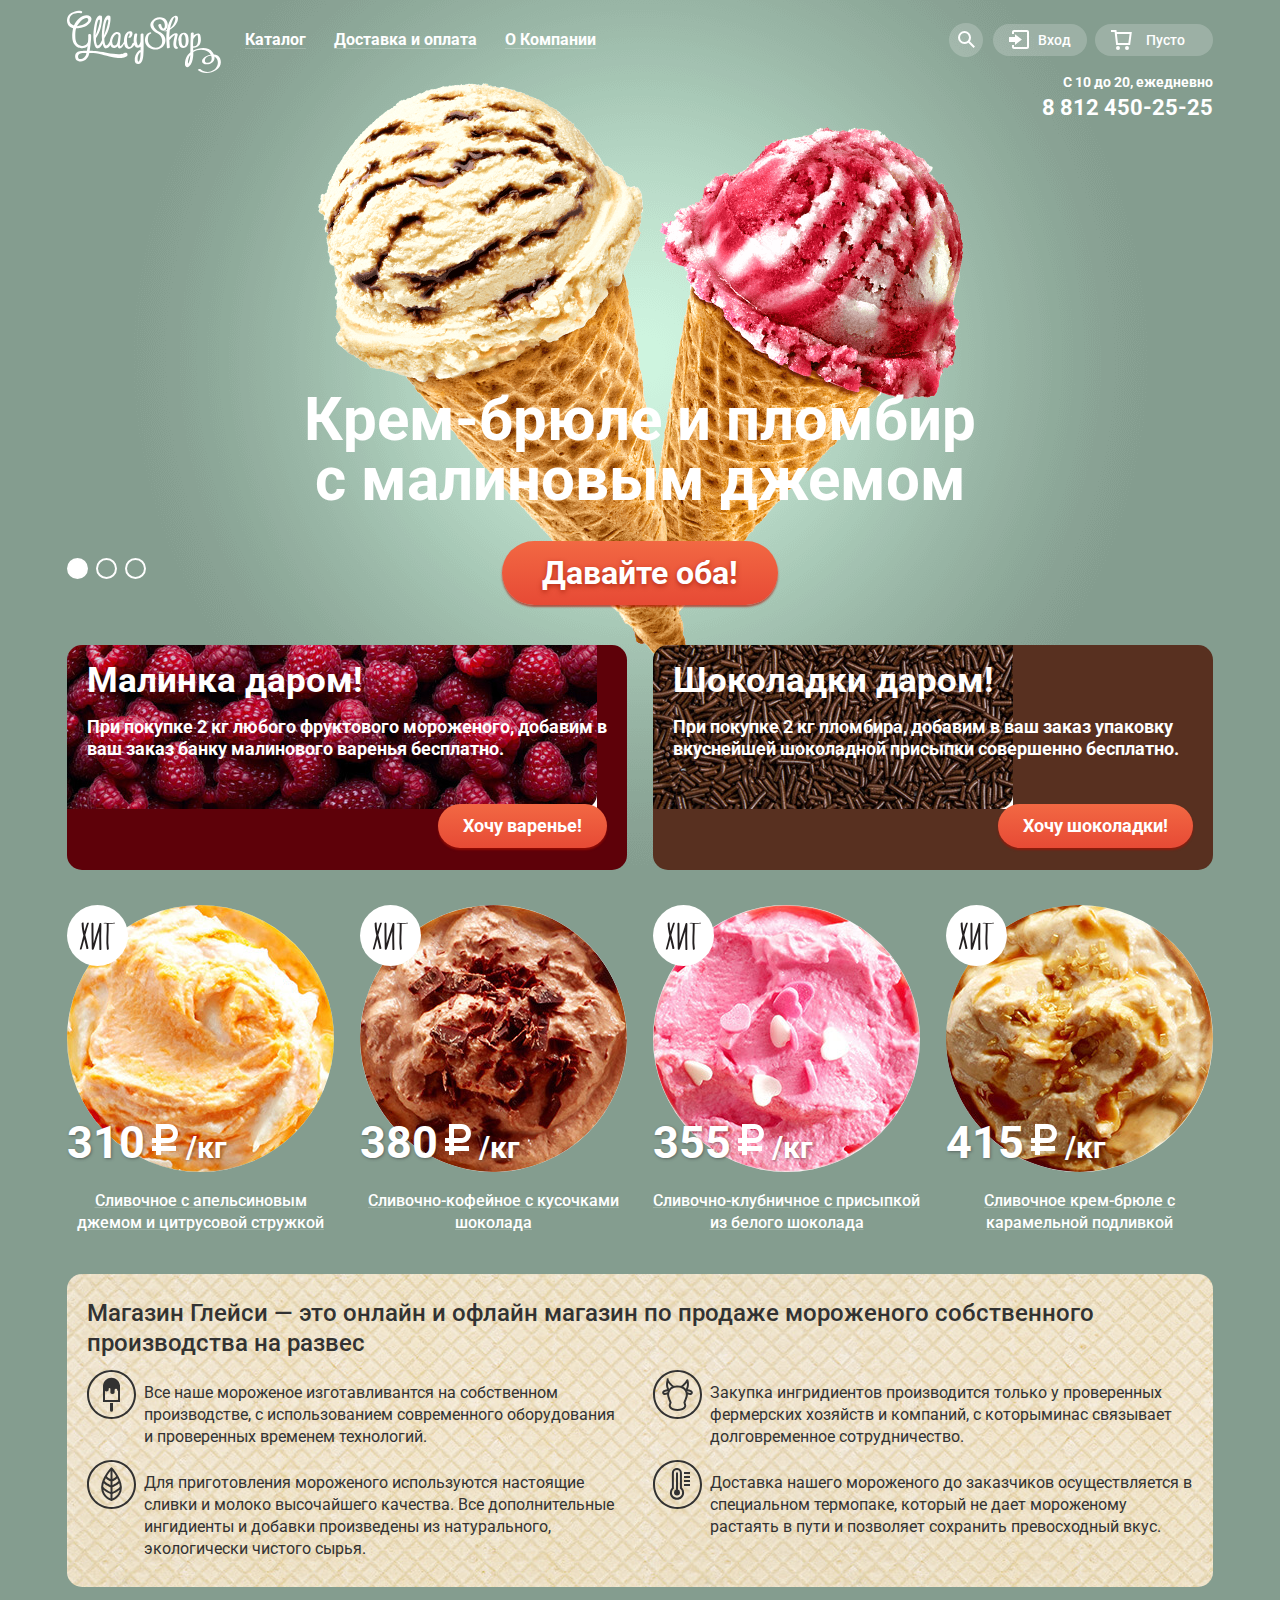
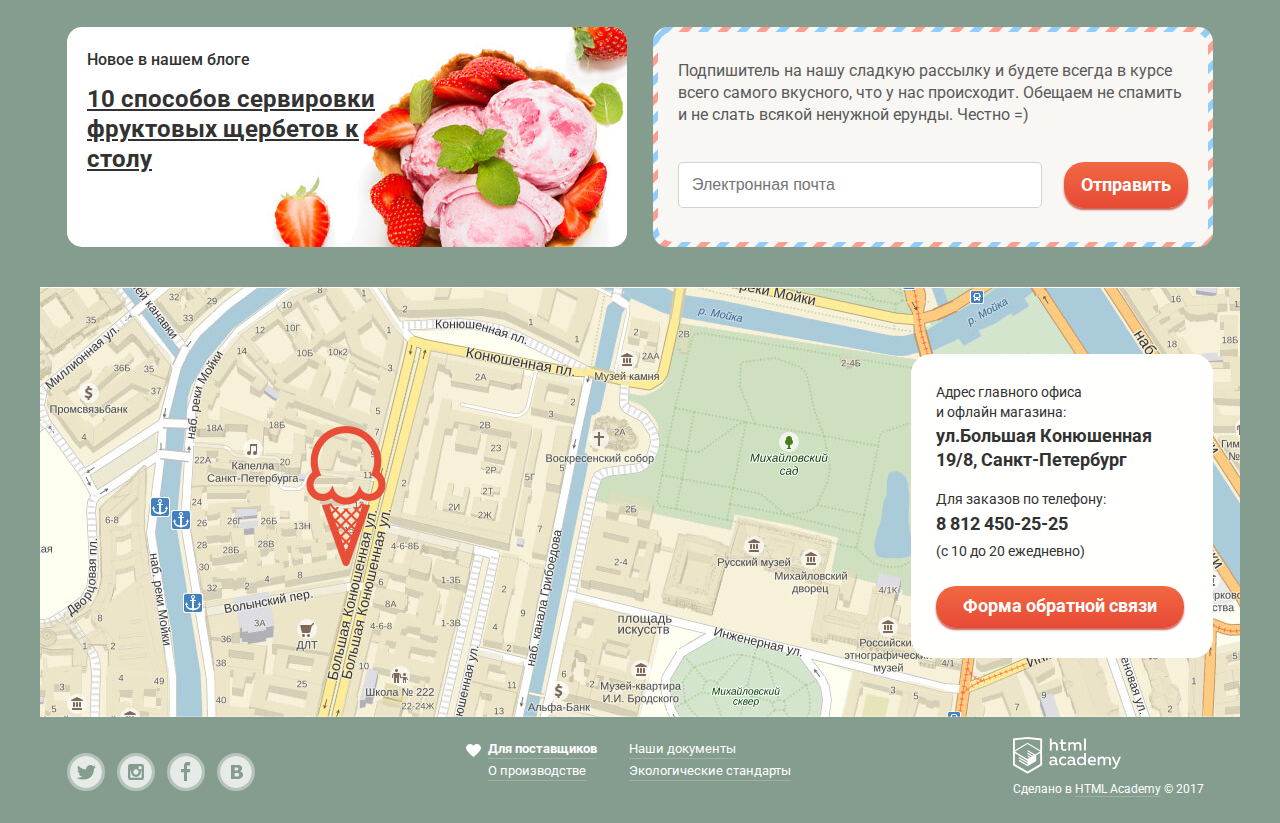
<file: index.html>
<!DOCTYPE html>
<html lang="ru">
  <head>
    <meta charset="utf-8">
    <title>Глейси</title>
    <link href="https://fonts.googleapis.com/css?family=Roboto:400,500,700&amp;subset=cyrillic" rel="stylesheet">
    <link href="css/normalize.css" rel="stylesheet">
    <link href="css/style.min.css" rel="stylesheet">
  </head>
  <body>

    <input type="radio" name="toggle" id="btn-1" checked>
    <input type="radio" name="toggle" id="btn-2">
    <input type="radio" name="toggle" id="btn-3">

    <div class="site-wrapper">

      <header class="main-header">
        <div class="container">
          <nav class="main-navigation">
            <a class="main-header-logo">
              <svg xmlns="http://www.w3.org/2000/svg" width="154" height="64" viewBox="0 0 154 64"><g fill="#FFF"><path d="M59.292 42.755c-.833-.25-2.153.373-2.153.373s-3.027 2.513-17.84-.378c-10.908-2.129-16.583-1.917-16.583-1.917s1.833-12.5 1.333-16c0 0 0-.917-1.083-.917s-1.75.417-1.75 1 .167 4.417-.25 7.083c0 0-1.417 4.251-6.167 3.917s-5.75-3.75-6.167-6.083-.666-8.833.584-11.5c0 0 7.167.25 11.667-3.583s4.25-7.167 2.083-8.583S15.883 5 12.049 8.5s-5.083 7-5.083 7-5.625-1.208-4.333-7.083C3.982 2.277 12.393 3 12.393 3c1.75.333 1.823.5 2.406-.083s1-2.083-1.75-2.167S2.049 2.021.466 7.5c-1.685 5.828 1.435 9.997 5.622 10.643 0 0-2.288 10.107.545 15.107s6.94 4.917 8.595 4.917 4.572-.916 5.405-2.25c0 0-.393 3.581-.724 4.88 0 0-6.935-.095-9.109 1.036-3.688 1.917-2.917 6.48-1.5 8.104 1.204 1.38 4.812 2.125 7.417.896 2.705-1.277 4.865-3.739 5.549-7.697 0 0 6.368-.469 12.534 1.364s14.756 3.556 17.34 3.556 8.046-.738 8.327-2.889c.186-1.438-.342-2.162-1.175-2.412zM15.862 9.328s3.281-2.5 4.844-.938c0 0 1.25 1.281.094 2.812-.656.869-2.396 3.589-10.656 4.938-.001.001 2.593-4.562 5.718-6.812zm.265 38.906s-4.531 2.469-5.047-.875c-.333-2.158.89-3.18 1.687-3.57s1.875-.879 6.579-.711c0 0 0 3.328-3.219 5.156z"/><path d="M73.576 24.477l-.002 6.77c-.007.038-.019.075-.021.115-.035.931-.418 1.734-.861 2.537a5.56 5.56 0 0 1-1.18 1.463c-.533.469-.877-.564-1.078-.985-1.391-2.915-.726-6.812-.187-9.862.257-1.454-2.706-1.077-2.936.222-.334 1.888-.869 5.118-.547 7.906-.587.101-1.167.366-1.341.737-.511 1.088-2.009 4.704-3.833 3.258-1.319-1.046-1.461-3.743-1.6-5.268-.191-2.111.154-4.267.816-6.266-.058.173 1.14-2.823 1.67-1.703.326.69.032 2.641-.608 3.122-1.571 1.182.875 1.67 1.824.956 1.802-1.356 3.05-5.708-.074-6.232-3.464-.581-5.438 2.923-6.163 5.697-.335 1.279-.563 3.074-.504 4.886-.481.832-2.097 3.533-3.047 4.026-1.125.584-1.104-.229-1.062-.75s.542-5.146.813-8.271c.175-2.014-.062-2.771-.5-3.646s-3.994-2.825-7.146.833c-2.183 2.534-2.912 4.927-3.08 7.054-.213.425-.443.873-.71 1.362-1.5 2.75-3.384 3.909-4.062 2-.594-1.672-.906-3.703-.75-6.188.005-.088 3.5-5 5.062-11.75s1.25-10.062.438-10.625-4.25-1.938-6.312 6.25c-1.523 6.047-2.137 12.5-1.565 17.879a41.603 41.603 0 0 1-1.229 2.434c-1.5 2.75-3.384 3.909-4.062 2-.594-1.672-.906-3.703-.75-6.188.005-.088 3.5-5 5.062-11.75s1.25-10.062.438-10.625-4.25-1.938-6.312 6.25-2.465 17.126-.5 23.125c0 0 1.081 3.375 3.103 3.125 1.671-.207 3.656-1.846 4.829-4.906.144.615.301 1.215.487 1.781 0 0 1.081 3.375 3.103 3.125 1.376-.17 2.964-1.32 4.14-3.423.711 1.839 2.239 3.34 4.213 2.985 2.667-.479 3.218-1.932 3.218-1.932s-.051 2.383 1.657 2.383c1.525 0 2.729-.889 3.938-3.159.409-.77.642-1.218.773-1.481.356 2.144 1.241 4.055 3.018 4.83 2.976 1.298 5.62-1.172 7.167-3.608.473 1.199 1.24 2.156 2.461 2.616 1.338.505 2.659.013 3.772-.928-.005 1.173-.016 2.346-.026 3.519-.584.001-1.239.143-1.547.415-3.203 2.825-4.598 6.241-4.195 10.521.233 2.48 2.576 3.597 4.725 2.662 3.101-1.35 3.57-6.021 3.83-8.836.625-6.829.139-13.939.139-20.791 0-1.293-2.906-.702-2.906.329zM30.252 13.281c.688-2.656 1.329-3.719 1.954-3.719s.938.719.469 3-1.987 8.626-4.094 12.75c0 0 .983-9.374 1.671-12.031zm8.418 0c.688-2.656 1.329-3.719 1.954-3.719s.938.719.469 3-1.987 8.626-4.094 12.75c0 0 .984-9.374 1.671-12.031zm12.859 12.427c-.074.58-.459 4.292-.959 6.292s-.953 2.78-2.583 3.438c-1.704.688-2.438-1.418-2.438-1.418-1.146-3.208.396-6.042 1.667-7.919s2.573-2.096 3.312-1.955a1.36 1.36 0 0 1 1.001 1.562zm21.972 18.056c-.038 2.683-.381 5.377-1.579 7.81-.701.146-1.029-.117-1.239-1.237a10.734 10.734 0 0 1 .049-3.251c.24-2.021 1.382-3.736 2.783-5.153-.007.61-.005 1.22-.014 1.831zM92.301 21.649c-2.541-1.229-4.811-3.29-5.715-6-1.279-3.827 2.928-6.647 6.275-6.474 3.488.181 5.137 3.625 4.967 6.709-.061 1.095-.748 3.557-2.096 2.277-.951-.906-1.369-2.375-1.566-3.632-.191-1.21-3.1-.495-2.898.776.578 3.657 4.527 7.689 7.898 3.863 3.014-3.418 1.656-9.462-2.574-11.233-4.523-1.893-10.135.077-12.529 4.327-2.732 4.85 2.748 9.598 6.629 11.321 6.225 3.338 6.455 14.054-1.818 14.126-3.43.03-6.619-2.438-7.693-5.609-.572-1.688-.279-7.553 2.014-8.003 1.807-.354 1.311-2.04-.453-1.693-3.713.727-5.08 5.515-4.721 8.858.576 5.341 5.578 8.339 10.631 8.295 4.682-.041 8.654-2.929 9.625-7.549.938-4.482-1.912-8.768-5.976-10.359z"/><path d="M110.881 37.532c-2.855-1.552-1.223-7.563-.791-9.875.279-1.492 1.555-3.794-.494-4.296-2.385-.584-5.223 1.687-7.277 3.858.012-2.506.17-4.999.553-7.478 3.088-1.576 5.4-3.821 7.182-7.395 1.295-2.604 1.941-7.971-2.461-6.422-3.986 1.403-5.377 6.017-6.619 9.688a29.258 29.258 0 0 0-1.094 4.378c-.398.16-.803.312-1.219.44-1.658.512-1.441 1.407.238.89.275-.085.543-.173.809-.263-.793 5.612-.256 11.49.248 17.02.049.54 2.969-.001 2.898-.777-.227-2.468-.414-4.922-.496-7.364.283-.104.52-.236.633-.387.889-1.175 1.982-2.203 3.08-3.177.299-.261.605-.513.92-.755l.459-.339c.674-.53.799-.543.381-.04-.061.916-.459 1.93-.625 2.832-.549 2.992-2.127 8.889 1.346 10.775.745.403 3.43-.715 2.329-1.313zm-6.486-24.101c.305-.897.715-1.77 1.094-2.636.473-1.082 1.73-4.768 2.645-3.004.729 1.404-.426 3.717-.938 5.067-.83 2.185-2.254 3.95-4.047 5.297.31-1.58.714-3.155 1.246-4.724z"/><path d="M121.635 30.527c.006-3.288-.375-7.506-4.303-7.863-4.309-.392-6.006 4.123-6.064 7.49-.004.274.135.456.35.569-.004 3.15.76 7.26 4.508 7.197 4.181-.068 5.505-3.714 5.509-7.393zm-4.998 5.475c-2.441-.971-2.219-5.203-2.053-7.24a.542.542 0 0 0-.246-.525c.301-2.017 1.082-5.03 2.863-3.506 1.416 1.211 1.445 4.148 1.521 5.835.053 1.144-.105 6.224-2.085 5.436zM153.135 48.58c-1.127-2.886-3.588-3.994-6.293-4.128a12.032 12.032 0 0 0-1.133-2.076c-3.91-5.788-13.189-5.019-19.475-1.948-.041-.913-.09-1.824-.129-2.73 2.533.127 5-.852 6.502-2.997 1.676-2.395 1.434-6.632.777-9.314-.619-2.525-3.088-2.072-4.93-1.234-.656.298-1.279.744-1.865 1.261.055-.672.111-1.345.16-2.014.111-1.542-2.842-1.153-2.941.203-.453 6.196-.297 12.366-.441 18.54-4.271 3.862-5.348 7.501-5.391 12.06-.02 2.271 1.934 3.961 3.982 2.386 2.895-2.224 3.771-6.629 4.172-9.984.178-1.491.197-3.009.16-4.528 4.49-2.941 10.635-3.149 15.205-.1.938.626 1.711 1.594 2.262 2.696-1.688.3-3.311.855-4.613 1.482-1.713.825-4.256 2.765-4.131 4.936.098 1.69 1.029 2.638 2.283 2.979.078.033.17.063.299.084 6.135.995 10.703-2.626 9.828-7.737 2.984 1.625 4.107 5.405 3.043 8.66-2.387 7.304-11.584 8.932-16.949 4.054-.574-.523-3.184.577-2.729.992 7.786 7.076 27.058.53 22.347-11.543zm-29.944-1.775c-.102 1.738-.459 3.549-1.145 5.143a22.06 22.06 0 0 1-.801 1.598s-.26.064-.316-.717c.025-2.858.809-5.577 2.346-7.892-.025.623-.048 1.245-.084 1.868zm3.129-17.858a.768.768 0 0 0 .146-.172c.516-.917 1.207-1.728 1.908-2.507.527-.586 1.119-1.138 1.803-1.539.324.162.654.991.777 2.131.303 2.772.439 10.096-3.945 9.407-.209-.033-.57.043-.947.171v-.039c-.06-2.478.075-4.967.258-7.452zm13.08 23.744c-.016-.003-.037-.001-.055-.003-1.689-.398-1.502-1.99-1.289-3.086.492-2.524 3.576-3.883 6.117-3.959 1.284 3.567.296 7.87-4.773 7.048z"/></g></svg>
            </a>
            <ul class="site-navigation">
              <li class="site-navigation-item inner-list-show">
                <a href="#">Каталог</a>
                <div class="site-navigation-wrapper">
                  <ul class="inner-list">
                    <li>
                      <a href="#">Новинки</a>
                      <div></div>
                    </li>
                    <li><a href="catalog.html">Сливочное</a></li>
                    <li><a href="#">Щербеты</a></li>
                    <li><a href="#">Фруктовый лед</a></li>
                    <li><a href="#">Мелорин</a></li>
                  </ul>
                </div>
              </li>
              <li class="site-navigation-item"><a href="#">Доставка и оплата</a></li>
              <li class="site-navigation-item"><a href="#">О Компании</a></li>
            </ul>
            <ul class="user-navigation">
              <li class="search-link">
                <button class="button search-link-button"><span class="visually-hidden">Поиск</span><svg xmlns="http://www.w3.org/2000/svg" xmlns:xlink="http://www.w3.org/1999/xlink" width="17" height="17" viewBox="0 0 17 17"><path fill="#fff" d="M16.958 15.527L11.75 10.32A6.455 6.455 0 0 0 13 6.5 6.5 6.5 0 1 0 6.5 13a6.465 6.465 0 0 0 3.839-1.263l5.205 5.204 1.414-1.414zM6.5 11C4.019 11 2 8.981 2 6.5S4.019 2 6.5 2 11 4.019 11 6.5 8.981 11 6.5 11z"/></svg></button>
                <div class="search-link-wrapper">
                  <input type="text" name="search" id="search-label" placeholder="Что ищем?">
                  <label for="search-label">Что ищем?</label>
                </div>
              </li>
              <li class="login-link">
                <button class="button login-link-button"><span>Вход</span></button>
                <div class="login-link-wrapper">
                  <form class="login-form" method="get" action="https://echo.htmlacademy.ru">
                    <div>
                      <input type="text" id="login-form-email" name="email" placeholder="Электронная почта" required>
                      <label for="login-form-email">Электронная почта</label>
                    </div>
                    <div>
                      <input type="password" name="password" id="login-form-password" placeholder="Пароль" required>
                      <label for="login-form-password">Пароль</label>
                    </div>
                    <div>
                      <button class="button orange-button" type="submit">Войти</button>
                      <p>
                        <a class="restore" href="#">Забыли пароль?</a><br>
                        <a class="restore" href="#">Новая регистрация</a>
                      </p>
                    </div>
                  </form>
                </div>
              </li>
              <li class="basket-link">
                <button class="button basket-link-button"><span>Пусто</span></button>
                <div class="basket-link-wrapper">
                <form method="get" action="https://echo.htmlacademy.ru">
                  <div class="basket-table">
                    <div>
                      <p><a class="cancel" href="#"><span class="visually-hidden">Отменить</span></a></p>
                      <p><img src="img/item-1.jpg" width="33" height="33" alt="Пломбир с апельсиновым джемом"></p>
                      <p>Пломбир с апельсиновым джемом</p>
                      <p>1,5 кг х <span>200 руб.</span></p>
                      <p>300 руб.</p>
                    </div>
                    <div>
                      <p><a class="cancel" href="#"><span class="visually-hidden">Отменить</span></a></p>
                      <p><img src="img/item-3.jpg" width="33" height="33" alt="Клубничный пломбир с присыпкой из белого шоколада"></p>
                      <p>Клубничный пломбир с присыпкой<br> из белого шоколада</p>
                      <p>1,5 кг х <span>300 руб.</span></p>
                      <p>450 руб.</p>
                    </div>
                  </div>
                  <div class="delimiter"></div>
                  <div class="basket-price">Итого: 750 руб.</div>
                  <div class="basket-button">
                    <button class="button orange-button" type="submit">Оформить заказ</button>
                  </div>
                </form>
              </div>
              </li>
            </ul>
          </nav>
          <p class="header-time">С 10 до 20, ежедневно</p>
          <p class="header-phone">8 812 450-25-25</p>
        </div>
      </header>

      <main class="container">
        <h1 class="visually-hidden">Магазин мороженого Глейси</h1>

        <section class="main-slider">
          <h2 class="visually-hidden">Слайдер</h2>
          <div class="slider">
            <div class="slide" id="slide-1">
              <p>Крем-брюле и пломбир<br> с малиновым джемом</p>
              <button class="button orange-button" type="submit">Давайте оба!</button>
            </div>
            <div class="slide" id="slide-2">
              <p>Шоколадный пломбир<br> и лимонный сорбет</p>
              <button class="button orange-button" type="submit">Давайте оба!</button>
            </div>
            <div class="slide" id="slide-3">
              <p>Пломбир с помадкой<br> и клубничный щербет</p>
              <button class="button orange-button" type="submit">Давайте оба!</button>
            </div>
            <div class="slider-controls">
              <label for="btn-1"></label>
              <label for="btn-2"></label>
              <label for="btn-3"></label>
            </div>
          </div>
        </section>

        <section class="actions">
          <h2 class="visually-hidden">Акции</h2>
          <div class="raspberries">
            <h3 class="raspberries-title">Малинка даром!</h3>
            <p>При покупке 2 кг любого фруктового мороженого, добавим в ваш заказ банку малинового варенья бесплатно.</p>
            <a class="button orange-button" href="#">Хочу варенье!</a>
          </div>
          <div class="chocolate">
            <h3 class="chocolate-title">Шоколадки даром!</h3>
            <p>При покупке 2 кг пломбира, добавим в ваш заказ упаковку вкуснейшей шоколадной присыпки совершенно бесплатно.</p>
            <a class="button orange-button" href="#">Хочу шоколадки!</a>
          </div>
        </section>

        <section class="gallery">
          <h2 class="visually-hidden">Галерея</h2>
          <ul class="gallery-list">
            <li class="gallery-item">
              <h3>Сливочное с апельсиновым джемом и цитрусовой стружкой</h3>
              <p class="gallery-item-image">
                <img src="img/item-1.jpg" width="267" height="267" alt="Сливочное с апельсиновым джемом и цитрксовой стружкой">
              </p>
              <p class="gallery-item-price">310<span>/кг</span></p>
              <div class="gallery-item-wrapper">
                <button class="button orange-button">Быстрый просмотр</button>
              </div>
            </li>
            <li class="gallery-item">
              <h3>Сливочно-кофейное с кусочками шоколада</h3>
              <p class="gallery-item-image">
                <img src="img/item-2.jpg" width="267" height="267" alt="Сливочно-кофейное с кусочками шоколада">
              </p>
              <p class="gallery-item-price">380<span>/кг</span></p>
              <div class="gallery-item-wrapper">
                <button class="button orange-button">Быстрый просмотр</button>
              </div>
            </li>
            <li class="gallery-item">
              <h3>Сливочно-клубничное с присыпкой из белого шоколада</h3>
              <p class="gallery-item-image">
                <img src="img/item-3.jpg" width="267" height="267" alt="Сливочно-клубничное с присыпкой из белого шоколада">
              </p>
              <p class="gallery-item-price">355<span>/кг</span></p>
              <div class="gallery-item-wrapper">
                <button class="button orange-button">Быстрый просмотр</button>
              </div>
            </li>
            <li class="gallery-item">
              <h3>Сливочное крем-брюле с карамельной подливкой</h3>
              <p class="gallery-item-image">
                <img src="img/item-4.jpg" width="267" height="267" alt="Сливочное крем-брюле с карамельной подливкой">
              </p>
              <p class="gallery-item-price">415<span>/кг</span></p>
              <div class="gallery-item-wrapper">
                <button class="button orange-button">Быстрый просмотр</button>
              </div>
            </li>
          </ul>
        </section>

        <section class="about">
          <h2 class="about-title">Магазин Глейси &mdash; это онлайн и офлайн магазин по продаже мороженого собственного производства на развес</h2>
          <ul class="about-title-list">
            <li class="about-own-production">
              <p class="about-own-production-icon"></p>
              <p class="about-own-production-text">Все наше мороженое изготавливантся на собственном производстве, с использованием современного оборудования и проверенных временем технологий.</p>
            </li>
            <li class="about-purchase">
              <p class="about-purchase-icon"></p>
              <p class="about-purchase-text">Закупка ингридиентов производится только у проверенных фермерских хозяйств и компаний, с которыминас связывает долговременное сотрудничество.</p>
            </li>
            <li class="about-preparative">
              <p class="about-preparative-icon"></p>
              <p class="about-preparative-text">Для приготовления мороженого используются настоящие сливки и молоко высочайшего качества. Все дополнительные ингидиенты и добавки произведены из натурального, экологически чистого сырья.</p>
            </li>
            <li class="about-delivery">
              <p class="about-delivery-icon"></p>
              <p class="about-delivery-text">Доставка нашего мороженого до заказчиков осуществляется в специальном термопаке, который не дает мороженому растаять в пути и позволяет сохранить превосходный вкус.</p>
            </li>
          </ul>
        </section>

        <div class="index-wrapper">
          <section class="news">
            <h2 class="news-title">Новое в нашем блоге</h2>
            <div class="new-wrapper">
              <a href="#">10 способов сервировки фруктовых щербетов к столу</a>
            </div>
          </section>

          <section class="subscription">
            <div class="subscription-wrapper">
              <h2 class="visually-hidden">Подписка на рассылку</h2>
              <p>Подпишитель на нашу сладкую рассылку и будете всегда в курсе всего самого вкусного, что у нас происходит. Обещаем не спамить и не слать всякой ненужной ерунды. Честно =)</p>
              <form class="subscription-form" action="https://echo.htmlacademy.ru" method="post">
                <input type="text" name="email" id="filter-subsription" placeholder="Электронная почта" required>
                <label for="filter-subsription">Электронная почта</label>
                <button class="button orange-button" type="submit">Отправить</button>
              </form>
            </div>
          </section>
        </div>

      </main>

      <section class="map">
        <iframe src="https://yandex.ru/map-widget/v1/?um=constructor%3A7CeuqV_-3GjvGHWlgN_v2l06snVi0sGu&amp;lang=ru_RU&amp;scroll=true&amp;source=constructor"></iframe>
        <div class="container">
          <div class="map-wrapper">
            <h2 class="visually-hidden">Карта</h2>
            <p>Адрес главного офиса<br> и офлайн магазина:</p>
            <p>ул.Большая Конюшенная<br> 19/8, Санкт-Петербург</p>
            <p>Для заказов по телефону:</p>
            <p>8 812 450-25-25</p>
            <p>(с 10 до 20 ежедневно)</p>
            <a class="button orange-button" href="#">Форма обратной связи</a>
          </div>
        </div>
      </section>

      <footer class="main-footer container">
        <div class="footer-social">
          <ul class="footer-social-list">
            <li><a class="social-button" href="https://twitter.com"><span class="visually-hidden">Твиттер</span><svg xmlns="http://www.w3.org/2000/svg" width="32" height="32" viewBox="0 0 32 32"><path fill="#FFF" d="M16 0C7.164 0 0 7.164 0 16c0 8.837 7.164 16 16 16 8.837 0 16-7.163 16-16 0-8.836-7.163-16-16-16zm7.944 12.809c-.251 6.516-3.463 10.832-10.992 10.702h-.486c-.447 0-4.543-.443-5.344-1.823 2.479.19 4.247-.406 5.12-1.136-1.048-.289-2.923-.461-3.251-2.848.384.104.618.221 1.299.113-1.307-.824-2.758-1.519-2.679-3.643.311.317 1.164.518 1.46.457-.768-.233-2.149-3.244-.974-4.781 1.984 1.79 4.075 3.482 7.804 3.643.227-2.214 1.24-3.699 3.168-4.325 1.84-.479 3.255.26 3.901 1.138.737-.224 1.453-.466 2.193-.685-.004.833-.569 1.463-.935 1.709.747.165 1.423-.475 1.423-.475-.184.963-1.094 1.725-1.707 1.954z"/></svg></a></li>
            <li><a class="social-button" href="https://www.instagram.com/"><span class="visually-hidden">Инстаграм</span><svg xmlns="http://www.w3.org/2000/svg" width="32" height="32" viewBox="0 0 32 32"><g fill="#FFF"><path d="M20.916 16a4.938 4.938 0 1 1-9.877 0c0-.394.051-.773.138-1.14h-.897v6.838h11.396V14.86h-.897c.086.367.137.746.137 1.14z"/><path d="M15.978 18.659c1.466 0 2.659-1.193 2.659-2.659s-1.193-2.659-2.659-2.659c-1.466 0-2.659 1.193-2.659 2.659s1.192 2.659 2.659 2.659zM18.637 10.302h3.039v3.039h-3.039z"/><path d="M16 0C7.164 0 0 7.164 0 16c0 8.837 7.164 16 16 16 8.837 0 16-7.163 16-16 0-8.836-7.163-16-16-16zm7.955 21.698a2.285 2.285 0 0 1-2.279 2.279H10.279A2.285 2.285 0 0 1 8 21.698V10.302a2.286 2.286 0 0 1 2.279-2.279h11.396a2.286 2.286 0 0 1 2.279 2.279v11.396z"/></g></svg></a></li>
            <li><a class="social-button" href="https://www.facebook.com/"><span class="visually-hidden">Фейсбук</span><svg xmlns="http://www.w3.org/2000/svg" width="32" height="32" viewBox="0 0 32 32"><path fill="#FFF" d="M16 0C7.164 0 0 7.163 0 16s7.164 16 16 16c8.837 0 16-7.164 16-16S24.837 0 16 0zm4.062 9.455h-3.021v3.444h3.021v3.445h-3.021v8.61H14.02v-8.61H11v-3.445h3.021V9.455c0-1.902 1.353-3.445 3.021-3.445h3.021v3.445z"/></svg></a></li>
            <li><a class="social-button" href="https://vk.com"><span class="visually-hidden">Вконтакте</span><svg xmlns="http://www.w3.org/2000/svg" width="32" height="32" viewBox="0 0 32 32"><g fill="#FFF"><path d="M16.637 14.495c.402-.019.719-.082.951-.188.326-.145.54-.33.641-.559.101-.229.15-.496.15-.797 0-.232-.058-.465-.174-.697-.116-.232-.322-.405-.617-.517-.264-.1-.592-.155-.984-.165a76.242 76.242 0 0 0-1.652-.014h-.339v2.965h.565c.571 0 1.057-.009 1.459-.028zM18.118 17.084c-.282-.081-.672-.125-1.166-.132a127.97 127.97 0 0 0-1.55-.009h-.79v3.493h.264c1.014 0 1.74-.003 2.18-.009a3.2 3.2 0 0 0 1.212-.245c.377-.157.633-.364.774-.625s.214-.562.214-.9c0-.446-.088-.788-.261-1.03-.17-.241-.464-.423-.877-.543z"/><path d="M16 0C7.164 0 0 7.164 0 16c0 8.837 7.164 16 16 16 8.837 0 16-7.163 16-16 0-8.836-7.163-16-16-16zm6.602 20.531a3.73 3.73 0 0 1-1.124 1.327c-.552.415-1.161.71-1.823.886s-1.501.264-2.519.264h-6.121V8.987h5.443c1.13 0 1.957.038 2.48.113a5.126 5.126 0 0 1 1.561.5c.533.27.929.632 1.189 1.087.26.455.392.975.392 1.558 0 .678-.179 1.278-.536 1.795-.358.518-.863.92-1.517 1.208v.075c.917.182 1.642.559 2.179 1.13.537.571.807 1.325.807 2.261 0 .678-.138 1.283-.411 1.817z"/></g></svg></a></li>
          </ul>
        </div>
        <div class="footer-info">
          <ul class="footer-info-list">
            <li>
                <a href="#"><b>Для поставщиков</b></a><br>
                <a href="#">О производстве</a>
            </li>
            <li>
                <a href="#">Наши документы</a><br>
                <a href="#">Экологические стандарты</a>
            </li>
          </ul>
        </div>
        <div class="footer-copyright">
          <a href="https://htmlacademy.ru/intensive/htmlcss">
            <svg id="Layer_1" data-name="Layer 1" xmlns="http://www.w3.org/2000/svg" viewBox="0 0 108.08 36.85"><title>logo-htmlacademy-small1</title><path d="M44.61,26.88a2,2,0,0,0,.55-0.1v1.33a3.25,3.25,0,0,1-1.18.21,1.67,1.67,0,0,1-1.67-1,4.84,4.84,0,0,1-3.14,1.08c-1.51,0-2.91-.83-2.91-2.55,0-2.13,2-2.79,3.71-2.79a11.08,11.08,0,0,1,2.17.25v-0.3c0-1-.76-1.77-2.19-1.77a7.42,7.42,0,0,0-3,.64v-1.7a10.21,10.21,0,0,1,3.19-.55c2.36,0,3.81,1.12,3.81,3.65v3a0.54,0.54,0,0,0,.49.59h0.17Zm-6.44-1.13A1.35,1.35,0,0,0,39.63,27h0.11a3.39,3.39,0,0,0,2.41-1V24.58a9.72,9.72,0,0,0-1.81-.21c-1,0-2.16.33-2.16,1.38h0Zm12.36-6.11a5,5,0,0,1,2.57.64V22a4.08,4.08,0,0,0-2.3-.7,2.75,2.75,0,1,0,0,5.49,5,5,0,0,0,2.43-.64v1.71a6.27,6.27,0,0,1-2.76.57A4.21,4.21,0,0,1,46,24.51q0-.21,0-0.41a4.32,4.32,0,0,1,4.18-4.46h0.38Zm12.17,7.24a2,2,0,0,0,.55-0.1v1.33a3.25,3.25,0,0,1-1.18.21,1.67,1.67,0,0,1-1.67-1,4.84,4.84,0,0,1-3.14,1.08c-1.51,0-2.91-.83-2.91-2.55,0-2.13,2-2.79,3.71-2.79a11.08,11.08,0,0,1,2.17.25v-0.3c0-1-.76-1.77-2.19-1.77a7.42,7.42,0,0,0-3,.64v-1.7a10.21,10.21,0,0,1,3.19-.55c2.36,0,3.81,1.12,3.81,3.65v3a0.54,0.54,0,0,0,.49.59h0.17Zm-6.44-1.13A1.35,1.35,0,0,0,57.73,27h0.11a3.39,3.39,0,0,0,2.41-1V24.58a9.72,9.72,0,0,0-1.81-.21c-1.06,0-2.16.33-2.16,1.38h0ZM73,16V28.2H71.35V26.88a3.88,3.88,0,0,1-3.19,1.54,4.4,4.4,0,0,1,0-8.78,3.81,3.81,0,0,1,3,1.3V16H73Zm-4.53,5.22a2.76,2.76,0,1,0,0,5.52A2.86,2.86,0,0,0,71.15,25V23A2.91,2.91,0,0,0,68.49,21.27ZM79,19.64c3.31,0,4.46,2.68,3.92,5.09H76.7c0.21,1.5,1.67,2.11,3.19,2.11a6.11,6.11,0,0,0,2.64-.59v1.6a7.14,7.14,0,0,1-3,.57C77,28.42,74.78,27,74.78,24a4.18,4.18,0,0,1,4-4.39H79Zm0.09,1.54a2.28,2.28,0,0,0-2.44,2.1v0.06H81.3A2,2,0,0,0,79.13,21.18Zm5.73,7V19.87h1.65v1a3.81,3.81,0,0,1,2.78-1.27A2.86,2.86,0,0,1,91.89,21a4.12,4.12,0,0,1,2.91-1.33A3.06,3.06,0,0,1,98,23V28.2h-1.9V23.05a1.59,1.59,0,0,0-1.42-1.75H94.42a2.8,2.8,0,0,0-2.07,1.12V28.2h-1.9V23.05A1.59,1.59,0,0,0,89,21.31H88.8a3,3,0,0,0-2.21,1.29v5.63H84.86Zm21.31-8.33h1.9l-3.91,9.46c-0.9,2.17-2.09,2.86-3.35,2.86a4.76,4.76,0,0,1-1.1-.14V30.46a2.86,2.86,0,0,0,.85.12c0.9,0,1.58-.64,2.07-1.9l0.17-.42-4-8.4h2l2.86,6.29ZM38.73,1.46V6.22a3.81,3.81,0,0,1,2.7-1.14,3.25,3.25,0,0,1,3.44,3.4v5.15H43V8.72a1.81,1.81,0,0,0-1.61-2h-0.3a2.93,2.93,0,0,0-2.32,1.39v5.52h-1.9V1.46h1.9ZM49.94,2.31v3h3V6.91h-3v3.81c0,1.1.5,1.46,1.58,1.46a4.49,4.49,0,0,0,1.69-.33v1.6A6.8,6.8,0,0,1,51,13.8a2.55,2.55,0,0,1-2.86-2.74V6.89H46.58V5.26h1.5V2.74Zm5.4,11.31V5.28H57v1A3.81,3.81,0,0,1,59.77,5a2.86,2.86,0,0,1,2.6,1.33A4.12,4.12,0,0,1,65.28,5,3.06,3.06,0,0,1,68.44,8.4v5.21h-1.9V8.46a1.59,1.59,0,0,0-1.42-1.75H64.89a2.8,2.8,0,0,0-2.07,1.12v5.78h-1.9V8.46A1.59,1.59,0,0,0,59.5,6.71H59.27A3,3,0,0,0,57.06,8v5.63H55.34ZM71.17,1.45H73V13.6H71.17V1.45ZM14.71,0H14.55L0,1.54V28.21l14.55,8.66,14.55-8.66V1.54Zm12.5,27.1L14.55,34.64,1.9,27.12V16.18l12.59,7.5V25L5.86,19.9v1.31l8.68,5.21v1.39L5.87,22.65V24l8.68,5.21,8.75-5.24V18.31L27.2,16V27.12Zm0-12.53-3.48,2-1.6,1L14.51,13v1.31L21,18.23H21l-0.14.09-1,.54-5.37-3.2V17l4.24,2.52-1,.67-3.2-1.9v1.31l2.1,1.24L14.5,22.1,2,14.65,14.51,7.11Zm0-1.32L14.49,5.76,1.91,13.25v-10L14.56,1.92,27.21,3.25v10h0Z" transform="translate(0 -0.02)" fill="#fff"/></svg>
          </a>
          <p>Сделано в <a href="https://htmlacademy.ru/intensive/htmlcss">HTML Academy</a> &#169; 2017</p>
        </div>
      </footer>

      <section class="feedback">
        <div class="feedback-wrapper">
          <h2>Мы обязательно вам ответим!</h2>
          <button class="modal-close button"><span class="visually-hidden">Закрыть</span></button>
          <form class="feedback-form" action="https://echo.htmlacademy.ru" method="post">
            <p>
              <input type="text" name="name" id="feedback-name" placeholder="Как вас зовут?" required>
              <label for="feedback-name">Как вас зовут?</label>
            </p>
            <p>
              <input type="text" name="email" id="feedback-email" placeholder="Ваша почта для ответа?" required>
              <label for="feedback-email">Ваша почта для ответа?</label>
            </p>
            <p>
              <textarea name="text" rows="6" id="feedback-text" placeholder="Напишите что-нибудь..." required></textarea>
              <label for="feedback-text">Напишите что-нибудь...</label>
            </p>
            <p>
              <button class="button orange-button" type="submit">Отправить</button>
            </p>
          </form>
        </div>
      </section>

    </div>

    <script src="js/feedback.min.js"></script>

  </body>
</html>
</file>
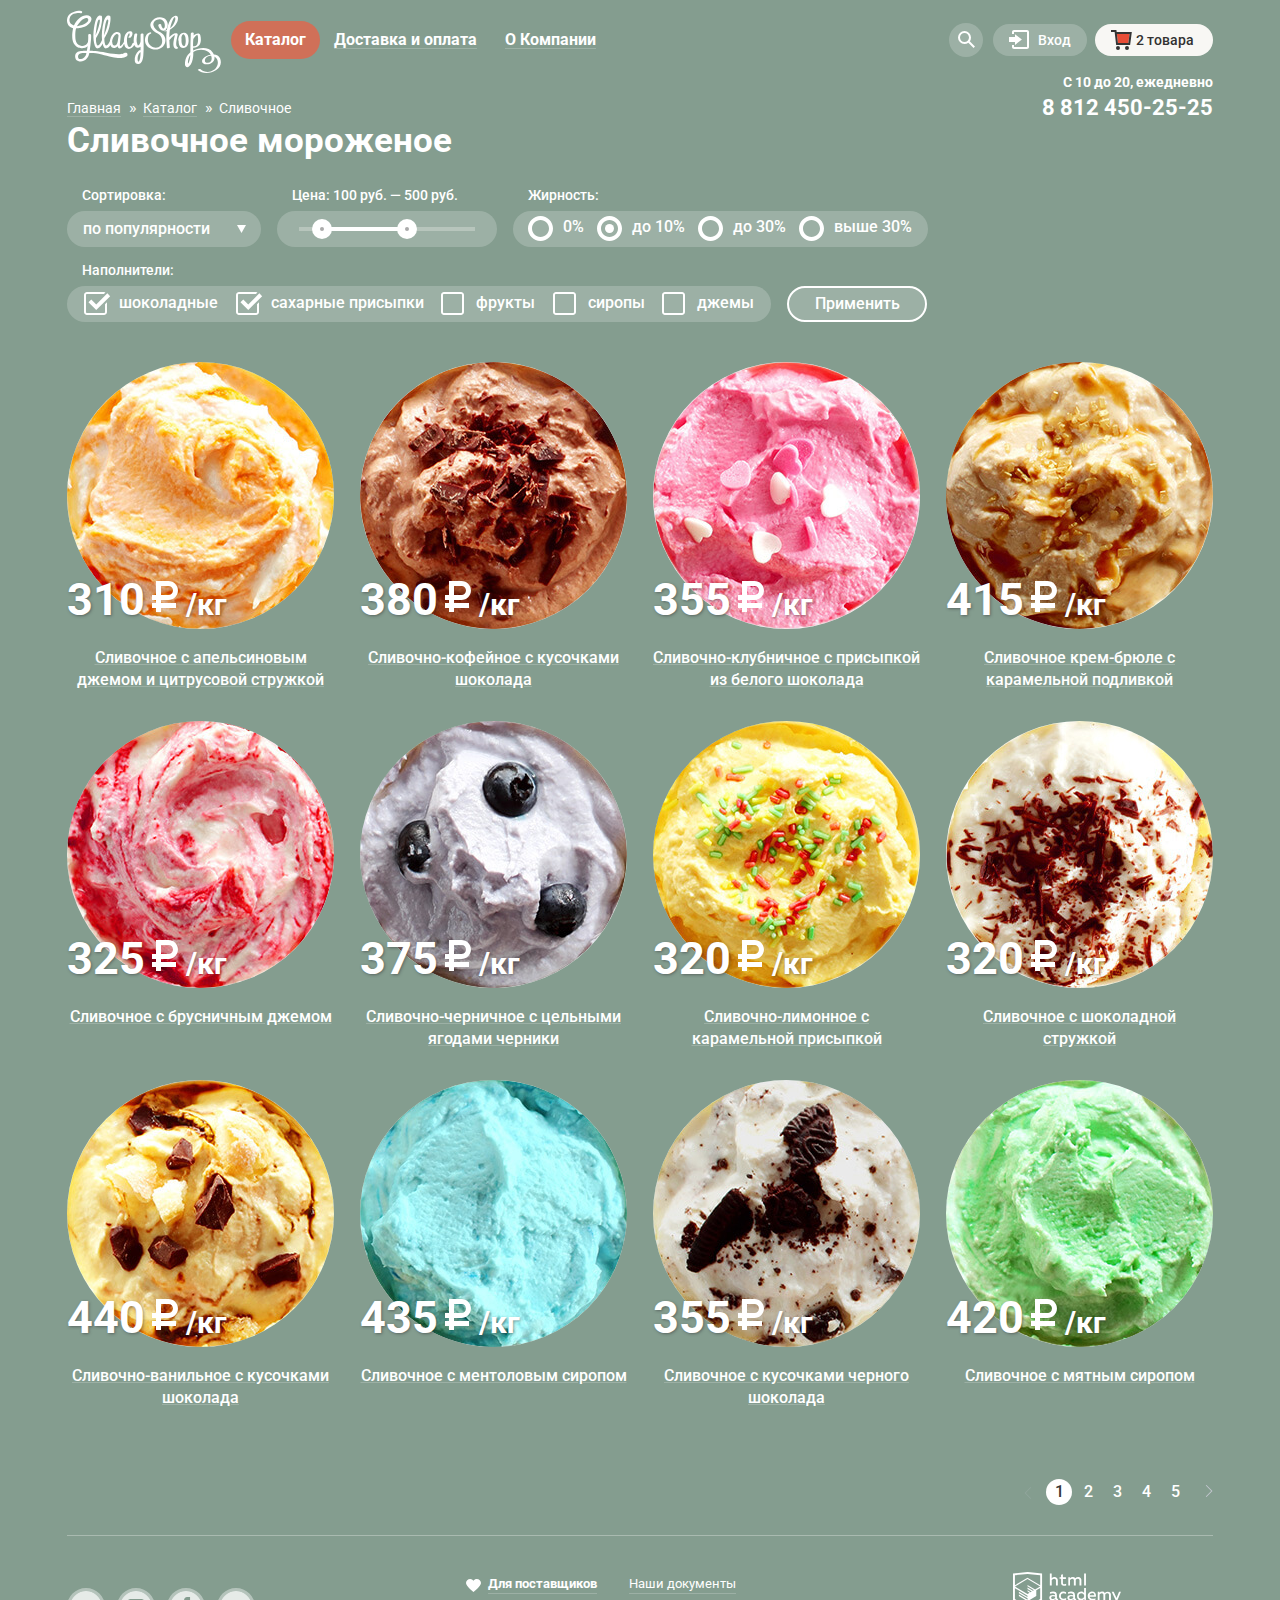
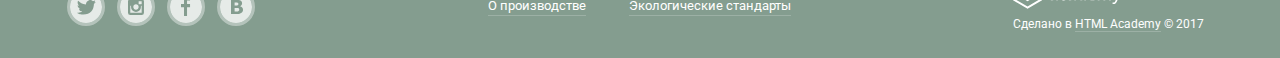
<file: catalog.html>
<!DOCTYPE html>
<html lang="ru">
  <head>
    <meta charset="utf-8">
    <title>Глейси - Сливочное мороженое</title>
    <link href="https://fonts.googleapis.com/css?family=Roboto:400,500,700&amp;subset=cyrillic" rel="stylesheet">
    <link href="css/normalize.css" rel="stylesheet">
    <link href="css/style.min.css" rel="stylesheet">
  </head>
  <body class="inner-page">

    <header class="main-header">
      <div class="container">
        <nav class="main-navigation">
          <a class="main-header-logo" href="index.html">
            <svg xmlns="http://www.w3.org/2000/svg" width="154" height="64" viewBox="0 0 154 64"><g fill="#FFF"><path d="M59.292 42.755c-.833-.25-2.153.373-2.153.373s-3.027 2.513-17.84-.378c-10.908-2.129-16.583-1.917-16.583-1.917s1.833-12.5 1.333-16c0 0 0-.917-1.083-.917s-1.75.417-1.75 1 .167 4.417-.25 7.083c0 0-1.417 4.251-6.167 3.917s-5.75-3.75-6.167-6.083-.666-8.833.584-11.5c0 0 7.167.25 11.667-3.583s4.25-7.167 2.083-8.583S15.883 5 12.049 8.5s-5.083 7-5.083 7-5.625-1.208-4.333-7.083C3.982 2.277 12.393 3 12.393 3c1.75.333 1.823.5 2.406-.083s1-2.083-1.75-2.167S2.049 2.021.466 7.5c-1.685 5.828 1.435 9.997 5.622 10.643 0 0-2.288 10.107.545 15.107s6.94 4.917 8.595 4.917 4.572-.916 5.405-2.25c0 0-.393 3.581-.724 4.88 0 0-6.935-.095-9.109 1.036-3.688 1.917-2.917 6.48-1.5 8.104 1.204 1.38 4.812 2.125 7.417.896 2.705-1.277 4.865-3.739 5.549-7.697 0 0 6.368-.469 12.534 1.364s14.756 3.556 17.34 3.556 8.046-.738 8.327-2.889c.186-1.438-.342-2.162-1.175-2.412zM15.862 9.328s3.281-2.5 4.844-.938c0 0 1.25 1.281.094 2.812-.656.869-2.396 3.589-10.656 4.938-.001.001 2.593-4.562 5.718-6.812zm.265 38.906s-4.531 2.469-5.047-.875c-.333-2.158.89-3.18 1.687-3.57s1.875-.879 6.579-.711c0 0 0 3.328-3.219 5.156z"/><path d="M73.576 24.477l-.002 6.77c-.007.038-.019.075-.021.115-.035.931-.418 1.734-.861 2.537a5.56 5.56 0 0 1-1.18 1.463c-.533.469-.877-.564-1.078-.985-1.391-2.915-.726-6.812-.187-9.862.257-1.454-2.706-1.077-2.936.222-.334 1.888-.869 5.118-.547 7.906-.587.101-1.167.366-1.341.737-.511 1.088-2.009 4.704-3.833 3.258-1.319-1.046-1.461-3.743-1.6-5.268-.191-2.111.154-4.267.816-6.266-.058.173 1.14-2.823 1.67-1.703.326.69.032 2.641-.608 3.122-1.571 1.182.875 1.67 1.824.956 1.802-1.356 3.05-5.708-.074-6.232-3.464-.581-5.438 2.923-6.163 5.697-.335 1.279-.563 3.074-.504 4.886-.481.832-2.097 3.533-3.047 4.026-1.125.584-1.104-.229-1.062-.75s.542-5.146.813-8.271c.175-2.014-.062-2.771-.5-3.646s-3.994-2.825-7.146.833c-2.183 2.534-2.912 4.927-3.08 7.054-.213.425-.443.873-.71 1.362-1.5 2.75-3.384 3.909-4.062 2-.594-1.672-.906-3.703-.75-6.188.005-.088 3.5-5 5.062-11.75s1.25-10.062.438-10.625-4.25-1.938-6.312 6.25c-1.523 6.047-2.137 12.5-1.565 17.879a41.603 41.603 0 0 1-1.229 2.434c-1.5 2.75-3.384 3.909-4.062 2-.594-1.672-.906-3.703-.75-6.188.005-.088 3.5-5 5.062-11.75s1.25-10.062.438-10.625-4.25-1.938-6.312 6.25-2.465 17.126-.5 23.125c0 0 1.081 3.375 3.103 3.125 1.671-.207 3.656-1.846 4.829-4.906.144.615.301 1.215.487 1.781 0 0 1.081 3.375 3.103 3.125 1.376-.17 2.964-1.32 4.14-3.423.711 1.839 2.239 3.34 4.213 2.985 2.667-.479 3.218-1.932 3.218-1.932s-.051 2.383 1.657 2.383c1.525 0 2.729-.889 3.938-3.159.409-.77.642-1.218.773-1.481.356 2.144 1.241 4.055 3.018 4.83 2.976 1.298 5.62-1.172 7.167-3.608.473 1.199 1.24 2.156 2.461 2.616 1.338.505 2.659.013 3.772-.928-.005 1.173-.016 2.346-.026 3.519-.584.001-1.239.143-1.547.415-3.203 2.825-4.598 6.241-4.195 10.521.233 2.48 2.576 3.597 4.725 2.662 3.101-1.35 3.57-6.021 3.83-8.836.625-6.829.139-13.939.139-20.791 0-1.293-2.906-.702-2.906.329zM30.252 13.281c.688-2.656 1.329-3.719 1.954-3.719s.938.719.469 3-1.987 8.626-4.094 12.75c0 0 .983-9.374 1.671-12.031zm8.418 0c.688-2.656 1.329-3.719 1.954-3.719s.938.719.469 3-1.987 8.626-4.094 12.75c0 0 .984-9.374 1.671-12.031zm12.859 12.427c-.074.58-.459 4.292-.959 6.292s-.953 2.78-2.583 3.438c-1.704.688-2.438-1.418-2.438-1.418-1.146-3.208.396-6.042 1.667-7.919s2.573-2.096 3.312-1.955a1.36 1.36 0 0 1 1.001 1.562zm21.972 18.056c-.038 2.683-.381 5.377-1.579 7.81-.701.146-1.029-.117-1.239-1.237a10.734 10.734 0 0 1 .049-3.251c.24-2.021 1.382-3.736 2.783-5.153-.007.61-.005 1.22-.014 1.831zM92.301 21.649c-2.541-1.229-4.811-3.29-5.715-6-1.279-3.827 2.928-6.647 6.275-6.474 3.488.181 5.137 3.625 4.967 6.709-.061 1.095-.748 3.557-2.096 2.277-.951-.906-1.369-2.375-1.566-3.632-.191-1.21-3.1-.495-2.898.776.578 3.657 4.527 7.689 7.898 3.863 3.014-3.418 1.656-9.462-2.574-11.233-4.523-1.893-10.135.077-12.529 4.327-2.732 4.85 2.748 9.598 6.629 11.321 6.225 3.338 6.455 14.054-1.818 14.126-3.43.03-6.619-2.438-7.693-5.609-.572-1.688-.279-7.553 2.014-8.003 1.807-.354 1.311-2.04-.453-1.693-3.713.727-5.08 5.515-4.721 8.858.576 5.341 5.578 8.339 10.631 8.295 4.682-.041 8.654-2.929 9.625-7.549.938-4.482-1.912-8.768-5.976-10.359z"/><path d="M110.881 37.532c-2.855-1.552-1.223-7.563-.791-9.875.279-1.492 1.555-3.794-.494-4.296-2.385-.584-5.223 1.687-7.277 3.858.012-2.506.17-4.999.553-7.478 3.088-1.576 5.4-3.821 7.182-7.395 1.295-2.604 1.941-7.971-2.461-6.422-3.986 1.403-5.377 6.017-6.619 9.688a29.258 29.258 0 0 0-1.094 4.378c-.398.16-.803.312-1.219.44-1.658.512-1.441 1.407.238.89.275-.085.543-.173.809-.263-.793 5.612-.256 11.49.248 17.02.049.54 2.969-.001 2.898-.777-.227-2.468-.414-4.922-.496-7.364.283-.104.52-.236.633-.387.889-1.175 1.982-2.203 3.08-3.177.299-.261.605-.513.92-.755l.459-.339c.674-.53.799-.543.381-.04-.061.916-.459 1.93-.625 2.832-.549 2.992-2.127 8.889 1.346 10.775.745.403 3.43-.715 2.329-1.313zm-6.486-24.101c.305-.897.715-1.77 1.094-2.636.473-1.082 1.73-4.768 2.645-3.004.729 1.404-.426 3.717-.938 5.067-.83 2.185-2.254 3.95-4.047 5.297.31-1.58.714-3.155 1.246-4.724z"/><path d="M121.635 30.527c.006-3.288-.375-7.506-4.303-7.863-4.309-.392-6.006 4.123-6.064 7.49-.004.274.135.456.35.569-.004 3.15.76 7.26 4.508 7.197 4.181-.068 5.505-3.714 5.509-7.393zm-4.998 5.475c-2.441-.971-2.219-5.203-2.053-7.24a.542.542 0 0 0-.246-.525c.301-2.017 1.082-5.03 2.863-3.506 1.416 1.211 1.445 4.148 1.521 5.835.053 1.144-.105 6.224-2.085 5.436zM153.135 48.58c-1.127-2.886-3.588-3.994-6.293-4.128a12.032 12.032 0 0 0-1.133-2.076c-3.91-5.788-13.189-5.019-19.475-1.948-.041-.913-.09-1.824-.129-2.73 2.533.127 5-.852 6.502-2.997 1.676-2.395 1.434-6.632.777-9.314-.619-2.525-3.088-2.072-4.93-1.234-.656.298-1.279.744-1.865 1.261.055-.672.111-1.345.16-2.014.111-1.542-2.842-1.153-2.941.203-.453 6.196-.297 12.366-.441 18.54-4.271 3.862-5.348 7.501-5.391 12.06-.02 2.271 1.934 3.961 3.982 2.386 2.895-2.224 3.771-6.629 4.172-9.984.178-1.491.197-3.009.16-4.528 4.49-2.941 10.635-3.149 15.205-.1.938.626 1.711 1.594 2.262 2.696-1.688.3-3.311.855-4.613 1.482-1.713.825-4.256 2.765-4.131 4.936.098 1.69 1.029 2.638 2.283 2.979.078.033.17.063.299.084 6.135.995 10.703-2.626 9.828-7.737 2.984 1.625 4.107 5.405 3.043 8.66-2.387 7.304-11.584 8.932-16.949 4.054-.574-.523-3.184.577-2.729.992 7.786 7.076 27.058.53 22.347-11.543zm-29.944-1.775c-.102 1.738-.459 3.549-1.145 5.143a22.06 22.06 0 0 1-.801 1.598s-.26.064-.316-.717c.025-2.858.809-5.577 2.346-7.892-.025.623-.048 1.245-.084 1.868zm3.129-17.858a.768.768 0 0 0 .146-.172c.516-.917 1.207-1.728 1.908-2.507.527-.586 1.119-1.138 1.803-1.539.324.162.654.991.777 2.131.303 2.772.439 10.096-3.945 9.407-.209-.033-.57.043-.947.171v-.039c-.06-2.478.075-4.967.258-7.452zm13.08 23.744c-.016-.003-.037-.001-.055-.003-1.689-.398-1.502-1.99-1.289-3.086.492-2.524 3.576-3.883 6.117-3.959 1.284 3.567.296 7.87-4.773 7.048z"/></g></svg>
          </a>
          <ul class="site-navigation">
            <li class="site-navigation-item inner-list-show site-navigation-current">
              <a href="#">Каталог</a>
              <div class="site-navigation-wrapper">
                <ul class="inner-list">
                  <li><a href="#">Новинки</a></li>
                  <li class="inner-list-current"><a>Сливочное</a></li>
                  <li><a href="#">Щербеты</a></li>
                  <li><a href="#">Фруктовый лед</a></li>
                  <li><a href="#">Мелорин</a></li>
                </ul>
              </div>
            </li>
            <li class="site-navigation-item"><a href="#">Доставка и оплата</a></li>
            <li class="site-navigation-item"><a href="#">О Компании</a></li>
          </ul>
          <ul class="user-navigation">
            <li class="search-link">
              <button class="button search-link-button"><span class="visually-hidden">Поиск</span><svg xmlns="http://www.w3.org/2000/svg" xmlns:xlink="http://www.w3.org/1999/xlink" width="17" height="17" viewBox="0 0 17 17"><path fill="#fff" d="M16.958 15.527L11.75 10.32A6.455 6.455 0 0 0 13 6.5 6.5 6.5 0 1 0 6.5 13a6.465 6.465 0 0 0 3.839-1.263l5.205 5.204 1.414-1.414zM6.5 11C4.019 11 2 8.981 2 6.5S4.019 2 6.5 2 11 4.019 11 6.5 8.981 11 6.5 11z"/></svg></button>
              <div class="search-link-wrapper">
                <input type="text" name="search" id="search-label" placeholder="Что ищем?">
                <label for="search-label">Что ищем?</label>
              </div>
            </li>
            <li class="login-link">
              <button class="button login-link-button"><span>Вход</span></button>
              <div class="login-link-wrapper">
                <form class="login-form" method="get" action="https://echo.htmlacademy.ru">
                  <div>
                    <input type="text" id="login-form-email" name="email" placeholder="Электронная почта" required>
                    <label for="login-form-email">Электронная почта</label>
                  </div>
                  <div>
                    <input type="password" name="password" id="login-form-password" placeholder="Пароль" required>
                    <label for="login-form-password">Пароль</label>
                  </div>
                  <div>
                    <button class="button orange-button" type="submit">Войти</button>
                    <p>
                      <a class="restore" href="#">Забыли пароль?</a><br>
                      <a class="restore" href="#">Новая регистрация</a>
                    </p>
                  </div>
                </form>
              </div>
            </li>
            <li class="basket-link">
              <button class="button basket-link-button basket-button-full"><span>2 товара</span></button>
              <div class="basket-link-wrapper basket-full">
                <form method="get" action="https://echo.htmlacademy.ru">
                  <div class="basket-table">
                    <div>
                      <p><a class="cancel" href="#"><span class="visually-hidden">Отменить</span></a></p>
                      <p><img src="img/item-1.jpg" width="33" height="33" alt="Пломбир с апельсиновым джемом"></p>
                      <p>Пломбир с апельсиновым джемом</p>
                      <p>1,5 кг х <span>200 руб.</span></p>
                      <p>300 руб.</p>
                    </div>
                    <div>
                      <p><a class="cancel" href="#"><span class="visually-hidden">Отменить</span></a></p>
                      <p><img src="img/item-3.jpg" width="33" height="33" alt="Клубничный пломбир с присыпкой из белого шоколада"></p>
                      <p>Клубничный пломбир с присыпкой<br> из белого шоколада</p>
                      <p>1,5 кг х <span>300 руб.</span></p>
                      <p>450 руб.</p>
                    </div>
                  </div>
                  <div class="delimiter"></div>
                  <div class="basket-price">Итого: 750 руб.</div>
                  <div class="basket-button">
                    <button class="button orange-button" type="submit">Оформить заказ</button>
                  </div>
                </form>
              </div>
            </li>
          </ul>
        </nav>
        <p class="header-time">С 10 до 20, ежедневно</p>
        <p class="header-phone">8 812 450-25-25</p>
      </div>
    </header>

    <main class="container">

      <ul class="breadcrumbs">
        <li><a href="index.html">Главная</a></li>
        <li><a href="catalog.html">Каталог</a></li>
        <li class="breadcrumbs-current"><a>Сливочное</a></li>
      </ul>

      <h1 class="page-title">Сливочное мороженое</h1>

      <section class="filters">
        <h2 class="visually-hidden">Фильтры для выбора мороженого</h2>
        <form class="filter" method="get" action="https://echo.htmlacademy.ru">
          <fieldset class="sorting">
          <legend>Сортировка:</legend>
            <select>
              <option value="popularity">по популярности</option>
              <option value="low-price">сначала недорогие</option>
              <option value="high-price">сначала дорогие</option>
              <option value="fatness">по жирности</option>
            </select>
          </fieldset>
          <fieldset class="price">
            <legend>Цена: 100 руб. &mdash; 500 руб.</legend>
            <div class="price-wrapper">
              <label class="visually-hidden">Диапазон цен</label>
              <div class="scale">
                <div class="bar"></div>
              </div>
              <div class="range-toggle range-toggle-min"></div>
              <div class="range-toggle range-toggle-max"></div>
            </div>
          </fieldset>
          <fieldset class="fatness">
            <legend>Жирность:</legend>
            <div class="fatness-wrapper">
              <ul class="fatness-list">
                <li class="filter-option">
                  <input class="fat-filter visually-hidden" id="filter-fat-0" type="radio" name="fat-content" value="0%">
                  <label for="filter-fat-0">0%</label>
                </li>
                <li class="filter-option">
                  <input class="fat-filter visually-hidden" id="filter-fat-10" type="radio" name="fat-content" value="10%" checked>
                  <label for="filter-fat-10">до 10%</label>
                </li>
                <li class="filter-option">
                  <input class="fat-filter visually-hidden" id="filter-fat-30" type="radio" name="fat-content" value="30%">
                  <label for="filter-fat-30">до 30%</label>
                </li>
                <li class="filter-option">
                  <input class="fat-filter visually-hidden" id="filter-fat-up-30" type="radio" name="fat-content" value="up-30%">
                  <label for="filter-fat-up-30">выше 30%</label>
                </li>
              </ul>
            </div>
          </fieldset>
          <fieldset class="fillers">
            <legend>Наполнители:</legend>
            <div class="fillers-wrapper">
              <ul class="fillers-list">
                <li class="fillers-option">
                  <input class="fillers-input visually-hidden" id="filter-chokolate" type="checkbox" name="chocolate" checked>
                  <label for="filter-chokolate">шоколадные</label>
                </li>
                <li class="fillers-option">
                  <input class="fillers-input visually-hidden" id="filter-sugar-powders" type="checkbox" name="sugar-powders" checked>
                  <label for="filter-sugar-powders">сахарные присыпки</label>
                </li>
                <li class="fillers-option">
                  <input class="fillers-input visually-hidden" id="filter-fruits" type="checkbox" name="fruits">
                  <label for="filter-fruits">фрукты</label>
                </li>
                <li class="fillers-option">
                  <input class="fillers-input visually-hidden" id="filter-syrups" type="checkbox" name="syrups">
                  <label for="filter-syrups">сиропы</label>
                </li>
                <li class="fillers-option">
                  <input class="fillers-input visually-hidden" id="filter-jams" type="checkbox" name="jams">
                  <label for="filter-jams">джемы</label>
                </li>
              </ul>
            </div>
          </fieldset>
          <button class="button filter-button" type="submit">Применить</button>
        </form>
      </section>

      <section class="catalog">
        <h2 class="visually-hidden">Список мороженого</h2>
        <ul class="catalog-list">
          <li class="catalog-item">
            <h3>Сливочное с апельсиновым джемом и цитрусовой стружкой</h3>
            <p class="catalog-item-image">
              <img src="img/item-1.jpg" width="267" height="267" alt="Сливочное с апельсиновым джемом и цитрксовой стружкой">
            </p>
            <p class="catalog-item-price">310<span>/кг</span></p>
            <div class="catalog-item-wrapper">
              <button class="button orange-button">Быстрый просмотр</button>
            </div>
          </li>
          <li class="catalog-item">
            <h3>Сливочно-кофейное с кусочками шоколада</h3>
            <p class="catalog-item-image">
              <img src="img/item-2.jpg" width="267" height="267" alt="Сливочно-кофейное с кусочками шоколада">
            </p>
            <p class="catalog-item-price">380<span>/кг</span></p>
            <div class="catalog-item-wrapper">
              <button class="button orange-button">Быстрый просмотр</button>
            </div>
          </li>
          <li class="catalog-item">
            <h3>Сливочно-клубничное с присыпкой из белого шоколада</h3>
            <p class="catalog-item-image">
              <img src="img/item-3.jpg" width="267" height="267" alt="Сливочно-клубничное с присыпкой из белого шоколада">
            </p>
            <p class="catalog-item-price">355<span>/кг</span></p>
            <div class="catalog-item-wrapper">
              <button class="button orange-button">Быстрый просмотр</button>
            </div>
          </li>
          <li class="catalog-item">
            <h3>Сливочное крем-брюле с карамельной подливкой</h3>
            <p class="catalog-item-image">
              <img src="img/item-4.jpg" width="267" height="267" alt="Сливочное крем-брюле с карамельной подливкой">
            </p>
            <p class="catalog-item-price">415<span>/кг</span></p>
            <div class="catalog-item-wrapper">
              <button class="button orange-button">Быстрый просмотр</button>
            </div>
          </li>
          <li class="catalog-item">
            <h3>Сливочное с брусничным джемом</h3>
            <p class="catalog-item-image">
              <img src="img/item-5.jpg" width="267" height="267" alt="Сливочное с брусничным джемом">
            </p>
            <p class="catalog-item-price">325<span>/кг</span></p>
            <div class="catalog-item-wrapper">
              <button class="button orange-button">Быстрый просмотр</button>
            </div>
          </li>
          <li class="catalog-item">
            <h3>Сливочно-черничное с цельными ягодами черники</h3>
            <p class="catalog-item-image">
              <img src="img/item-6.jpg" width="267" height="267" alt="Сливочно-черничное с цельными ягодами черники">
            </p>
            <p class="catalog-item-price">375<span>/кг</span></p>
            <div class="catalog-item-wrapper">
              <button class="button orange-button">Быстрый просмотр</button>
            </div>
          </li>
          <li class="catalog-item">
            <h3>Сливочно-лимонное с карамельной присыпкой</h3>
            <p class="catalog-item-image">
              <img src="img/item-7.jpg" width="267" height="267" alt="Сливочно-лимонное с карамельной присыпкой">
            </p>
            <p class="catalog-item-price">320<span>/кг</span></p>
            <div class="catalog-item-wrapper">
              <button class="button orange-button">Быстрый просмотр</button>
            </div>
          </li>
          <li class="catalog-item">
            <h3>Сливочное с шоколадной стружкой</h3>
            <p class="catalog-item-image">
              <img src="img/item-8.jpg" width="267" height="267" alt="Сливочное с шоколадной стружкой">
            </p>
            <p class="catalog-item-price">320<span>/кг</span></p>
            <div class="catalog-item-wrapper">
              <button class="button orange-button">Быстрый просмотр</button>
            </div>
          </li>
          <li class="catalog-item">
            <h3>Сливочно-ванильное с кусочками шоколада</h3>
            <p class="catalog-item-image">
              <img src="img/item-9.jpg" width="267" height="267" alt="Сливочно-ванильное с кусочками шоколада">
            </p>
            <p class="catalog-item-price">440<span>/кг</span></p>
            <div class="catalog-item-wrapper">
              <button class="button orange-button">Быстрый просмотр</button>
            </div>
          </li>
          <li class="catalog-item">
            <h3>Сливочное с ментоловым сиропом</h3>
            <p class="catalog-item-image">
              <img src="img/item-10.jpg" width="267" height="267" alt="Сливочное с ментоловым сиропом">
            </p>
            <p class="catalog-item-price">435<span>/кг</span></p>
            <div class="catalog-item-wrapper">
              <button class="button orange-button">Быстрый просмотр</button>
            </div>
          </li>
          <li class="catalog-item">
            <h3>Сливочное с кусочками черного шоколада</h3>
            <p class="catalog-item-image">
              <img src="img/item-11.jpg" width="267" height="267" alt="Сливочное с кусочками черного шоколада">
            </p>
            <p class="catalog-item-price">355<span>/кг</span></p>
            <div class="catalog-item-wrapper">
              <button class="button orange-button">Быстрый просмотр</button>
            </div>
          </li>
          <li class="catalog-item">
            <h3>Сливочное с мятным сиропом</h3>
            <p class="catalog-item-image">
              <img src="img/item-12.jpg" width="267" height="267" alt="Сливочное с мятным сиропом">
            </p>
            <p class="catalog-item-price">420<span>/кг</span></p>
            <div class="catalog-item-wrapper">
              <button class="button orange-button">Быстрый просмотр</button>
            </div>
          </li>
        </ul>
      </section>

      <ul class="pagination-list">
        <li class="pagination-item"><a><span class="visually-hidden">Предыдущая страница</span><svg xmlns="http://www.w3.org/2000/svg" width="8" height="12" viewBox="0 0 8 12"><path fill="#C1C6CE" d="M7.237 5.642L1.729.133a.506.506 0 1 0-.716.716L6.163 6l-5.151 5.15a.507.507 0 0 0 .716.717l5.509-5.509a.504.504 0 0 0 0-.716z"/></svg></a></li>
        <li class="pagination-item pagination-item-current"><a>1</a></li>
        <li class="pagination-item"><a href="#">2</a></li>
        <li class="pagination-item"><a href="#">3</a></li>
        <li class="pagination-item"><a href="#">4</a></li>
        <li class="pagination-item"><a href="#">5</a></li>
        <li class="pagination-item"><a href="#"><span class="visually-hidden">Следующая страница</span><svg xmlns="http://www.w3.org/2000/svg" width="8" height="12" viewBox="0 0 8 12"><path fill="#C1C6CE" d="M7.237 5.642L1.729.133a.506.506 0 1 0-.716.716L6.163 6l-5.151 5.15a.507.507 0 0 0 .716.717l5.509-5.509a.504.504 0 0 0 0-.716z"/></svg></a></li>
      </ul>

      <div class="bottom-line"><span class="visually-hidden">Линия</span></div>

    </main>

    <footer class="main-footer container">
      <div class="footer-social">
        <ul class="footer-social-list">
          <li><a class="social-button" href="https://twitter.com"><span class="visually-hidden">Твиттер</span><svg xmlns="http://www.w3.org/2000/svg" width="32" height="32" viewBox="0 0 32 32"><path fill="#FFF" d="M16 0C7.164 0 0 7.164 0 16c0 8.837 7.164 16 16 16 8.837 0 16-7.163 16-16 0-8.836-7.163-16-16-16zm7.944 12.809c-.251 6.516-3.463 10.832-10.992 10.702h-.486c-.447 0-4.543-.443-5.344-1.823 2.479.19 4.247-.406 5.12-1.136-1.048-.289-2.923-.461-3.251-2.848.384.104.618.221 1.299.113-1.307-.824-2.758-1.519-2.679-3.643.311.317 1.164.518 1.46.457-.768-.233-2.149-3.244-.974-4.781 1.984 1.79 4.075 3.482 7.804 3.643.227-2.214 1.24-3.699 3.168-4.325 1.84-.479 3.255.26 3.901 1.138.737-.224 1.453-.466 2.193-.685-.004.833-.569 1.463-.935 1.709.747.165 1.423-.475 1.423-.475-.184.963-1.094 1.725-1.707 1.954z"/></svg></a></li>
          <li><a class="social-button" href="https://www.instagram.com/"><span class="visually-hidden">Инстаграм</span><svg xmlns="http://www.w3.org/2000/svg" width="32" height="32" viewBox="0 0 32 32"><g fill="#FFF"><path d="M20.916 16a4.938 4.938 0 1 1-9.877 0c0-.394.051-.773.138-1.14h-.897v6.838h11.396V14.86h-.897c.086.367.137.746.137 1.14z"/><path d="M15.978 18.659c1.466 0 2.659-1.193 2.659-2.659s-1.193-2.659-2.659-2.659c-1.466 0-2.659 1.193-2.659 2.659s1.192 2.659 2.659 2.659zM18.637 10.302h3.039v3.039h-3.039z"/><path d="M16 0C7.164 0 0 7.164 0 16c0 8.837 7.164 16 16 16 8.837 0 16-7.163 16-16 0-8.836-7.163-16-16-16zm7.955 21.698a2.285 2.285 0 0 1-2.279 2.279H10.279A2.285 2.285 0 0 1 8 21.698V10.302a2.286 2.286 0 0 1 2.279-2.279h11.396a2.286 2.286 0 0 1 2.279 2.279v11.396z"/></g></svg></a></li>
          <li><a class="social-button" href="https://www.facebook.com/"><span class="visually-hidden">Фейсбук</span><svg xmlns="http://www.w3.org/2000/svg" width="32" height="32" viewBox="0 0 32 32"><path fill="#FFF" d="M16 0C7.164 0 0 7.163 0 16s7.164 16 16 16c8.837 0 16-7.164 16-16S24.837 0 16 0zm4.062 9.455h-3.021v3.444h3.021v3.445h-3.021v8.61H14.02v-8.61H11v-3.445h3.021V9.455c0-1.902 1.353-3.445 3.021-3.445h3.021v3.445z"/></svg></a></li>
          <li><a class="social-button" href="https://vk.com"><span class="visually-hidden">Вконтакте</span><svg xmlns="http://www.w3.org/2000/svg" width="32" height="32" viewBox="0 0 32 32"><g fill="#FFF"><path d="M16.637 14.495c.402-.019.719-.082.951-.188.326-.145.54-.33.641-.559.101-.229.15-.496.15-.797 0-.232-.058-.465-.174-.697-.116-.232-.322-.405-.617-.517-.264-.1-.592-.155-.984-.165a76.242 76.242 0 0 0-1.652-.014h-.339v2.965h.565c.571 0 1.057-.009 1.459-.028zM18.118 17.084c-.282-.081-.672-.125-1.166-.132a127.97 127.97 0 0 0-1.55-.009h-.79v3.493h.264c1.014 0 1.74-.003 2.18-.009a3.2 3.2 0 0 0 1.212-.245c.377-.157.633-.364.774-.625s.214-.562.214-.9c0-.446-.088-.788-.261-1.03-.17-.241-.464-.423-.877-.543z"/><path d="M16 0C7.164 0 0 7.164 0 16c0 8.837 7.164 16 16 16 8.837 0 16-7.163 16-16 0-8.836-7.163-16-16-16zm6.602 20.531a3.73 3.73 0 0 1-1.124 1.327c-.552.415-1.161.71-1.823.886s-1.501.264-2.519.264h-6.121V8.987h5.443c1.13 0 1.957.038 2.48.113a5.126 5.126 0 0 1 1.561.5c.533.27.929.632 1.189 1.087.26.455.392.975.392 1.558 0 .678-.179 1.278-.536 1.795-.358.518-.863.92-1.517 1.208v.075c.917.182 1.642.559 2.179 1.13.537.571.807 1.325.807 2.261 0 .678-.138 1.283-.411 1.817z"/></g></svg></a></li>
        </ul>
      </div>
      <div class="footer-info">
        <ul class="footer-info-list">
          <li>
              <a href="#"><b>Для поставщиков</b></a><br>
              <a href="#">О производстве</a>
          </li>
          <li>
              <a href="#">Наши документы</a><br>
              <a href="#">Экологические стандарты</a>
          </li>
        </ul>
      </div>
      <div class="footer-copyright">
        <a href="https://htmlacademy.ru/intensive/htmlcss">
          <svg id="Layer_1" data-name="Layer 1" xmlns="http://www.w3.org/2000/svg" viewBox="0 0 108.08 36.85"><title>logo-htmlacademy-small1</title><path d="M44.61,26.88a2,2,0,0,0,.55-0.1v1.33a3.25,3.25,0,0,1-1.18.21,1.67,1.67,0,0,1-1.67-1,4.84,4.84,0,0,1-3.14,1.08c-1.51,0-2.91-.83-2.91-2.55,0-2.13,2-2.79,3.71-2.79a11.08,11.08,0,0,1,2.17.25v-0.3c0-1-.76-1.77-2.19-1.77a7.42,7.42,0,0,0-3,.64v-1.7a10.21,10.21,0,0,1,3.19-.55c2.36,0,3.81,1.12,3.81,3.65v3a0.54,0.54,0,0,0,.49.59h0.17Zm-6.44-1.13A1.35,1.35,0,0,0,39.63,27h0.11a3.39,3.39,0,0,0,2.41-1V24.58a9.72,9.72,0,0,0-1.81-.21c-1,0-2.16.33-2.16,1.38h0Zm12.36-6.11a5,5,0,0,1,2.57.64V22a4.08,4.08,0,0,0-2.3-.7,2.75,2.75,0,1,0,0,5.49,5,5,0,0,0,2.43-.64v1.71a6.27,6.27,0,0,1-2.76.57A4.21,4.21,0,0,1,46,24.51q0-.21,0-0.41a4.32,4.32,0,0,1,4.18-4.46h0.38Zm12.17,7.24a2,2,0,0,0,.55-0.1v1.33a3.25,3.25,0,0,1-1.18.21,1.67,1.67,0,0,1-1.67-1,4.84,4.84,0,0,1-3.14,1.08c-1.51,0-2.91-.83-2.91-2.55,0-2.13,2-2.79,3.71-2.79a11.08,11.08,0,0,1,2.17.25v-0.3c0-1-.76-1.77-2.19-1.77a7.42,7.42,0,0,0-3,.64v-1.7a10.21,10.21,0,0,1,3.19-.55c2.36,0,3.81,1.12,3.81,3.65v3a0.54,0.54,0,0,0,.49.59h0.17Zm-6.44-1.13A1.35,1.35,0,0,0,57.73,27h0.11a3.39,3.39,0,0,0,2.41-1V24.58a9.72,9.72,0,0,0-1.81-.21c-1.06,0-2.16.33-2.16,1.38h0ZM73,16V28.2H71.35V26.88a3.88,3.88,0,0,1-3.19,1.54,4.4,4.4,0,0,1,0-8.78,3.81,3.81,0,0,1,3,1.3V16H73Zm-4.53,5.22a2.76,2.76,0,1,0,0,5.52A2.86,2.86,0,0,0,71.15,25V23A2.91,2.91,0,0,0,68.49,21.27ZM79,19.64c3.31,0,4.46,2.68,3.92,5.09H76.7c0.21,1.5,1.67,2.11,3.19,2.11a6.11,6.11,0,0,0,2.64-.59v1.6a7.14,7.14,0,0,1-3,.57C77,28.42,74.78,27,74.78,24a4.18,4.18,0,0,1,4-4.39H79Zm0.09,1.54a2.28,2.28,0,0,0-2.44,2.1v0.06H81.3A2,2,0,0,0,79.13,21.18Zm5.73,7V19.87h1.65v1a3.81,3.81,0,0,1,2.78-1.27A2.86,2.86,0,0,1,91.89,21a4.12,4.12,0,0,1,2.91-1.33A3.06,3.06,0,0,1,98,23V28.2h-1.9V23.05a1.59,1.59,0,0,0-1.42-1.75H94.42a2.8,2.8,0,0,0-2.07,1.12V28.2h-1.9V23.05A1.59,1.59,0,0,0,89,21.31H88.8a3,3,0,0,0-2.21,1.29v5.63H84.86Zm21.31-8.33h1.9l-3.91,9.46c-0.9,2.17-2.09,2.86-3.35,2.86a4.76,4.76,0,0,1-1.1-.14V30.46a2.86,2.86,0,0,0,.85.12c0.9,0,1.58-.64,2.07-1.9l0.17-.42-4-8.4h2l2.86,6.29ZM38.73,1.46V6.22a3.81,3.81,0,0,1,2.7-1.14,3.25,3.25,0,0,1,3.44,3.4v5.15H43V8.72a1.81,1.81,0,0,0-1.61-2h-0.3a2.93,2.93,0,0,0-2.32,1.39v5.52h-1.9V1.46h1.9ZM49.94,2.31v3h3V6.91h-3v3.81c0,1.1.5,1.46,1.58,1.46a4.49,4.49,0,0,0,1.69-.33v1.6A6.8,6.8,0,0,1,51,13.8a2.55,2.55,0,0,1-2.86-2.74V6.89H46.58V5.26h1.5V2.74Zm5.4,11.31V5.28H57v1A3.81,3.81,0,0,1,59.77,5a2.86,2.86,0,0,1,2.6,1.33A4.12,4.12,0,0,1,65.28,5,3.06,3.06,0,0,1,68.44,8.4v5.21h-1.9V8.46a1.59,1.59,0,0,0-1.42-1.75H64.89a2.8,2.8,0,0,0-2.07,1.12v5.78h-1.9V8.46A1.59,1.59,0,0,0,59.5,6.71H59.27A3,3,0,0,0,57.06,8v5.63H55.34ZM71.17,1.45H73V13.6H71.17V1.45ZM14.71,0H14.55L0,1.54V28.21l14.55,8.66,14.55-8.66V1.54Zm12.5,27.1L14.55,34.64,1.9,27.12V16.18l12.59,7.5V25L5.86,19.9v1.31l8.68,5.21v1.39L5.87,22.65V24l8.68,5.21,8.75-5.24V18.31L27.2,16V27.12Zm0-12.53-3.48,2-1.6,1L14.51,13v1.31L21,18.23H21l-0.14.09-1,.54-5.37-3.2V17l4.24,2.52-1,.67-3.2-1.9v1.31l2.1,1.24L14.5,22.1,2,14.65,14.51,7.11Zm0-1.32L14.49,5.76,1.91,13.25v-10L14.56,1.92,27.21,3.25v10h0Z" transform="translate(0 -0.02)" fill="#fff"/></svg>
        </a>
        <p>Сделано в <a href="https://htmlacademy.ru/intensive/htmlcss">HTML Academy</a> &#169; 2017</p>
      </div>
    </footer>

  </body>
</html>
</file>
<file: css/style.min.css>
body{margin:0;padding:0;font-family:"Roboto",Arial,sans-serif;font-size:16px;line-height:22px;color:#fff;font-weight:400;background-color:#849d8f}.login-link label,.search-link label,.subscription-form label,body>input[type=radio]{display:none}a{text-decoration:none}img{max-width:100%;height:auto}.visually-hidden:not(:focus):not(:active),input[type=checkbox].visually-hidden,input[type=checked].visually-hidden,input[type=radio].visually-hidden{position:absolute;width:1px;height:1px;margin:-1px;border:0;padding:0;white-space:nowrap;-webkit-clip-path:inset(100%);clip-path:inset(100%);clip:rect(0 0 0 0);overflow:hidden}.site-wrapper{min-width:1200px;background-repeat:no-repeat;background-position:top center;-webkit-transition:background-image .5s ease,background-color .5s ease;-o-transition:background-image .5s ease,background-color .5s ease;transition:background-image .5s ease,background-color .5s ease}.button{font:inherit;text-align:center;color:#fff;vertical-align:middle;background-color:#f26843;border:0}.orange-button{background:#f26843;background:-webkit-gradient(linear,left bottom,left top,from(#e74a35),to(#f26843));background:-webkit-linear-gradient(bottom,#e74a35,#f26843);background:-o-linear-gradient(bottom,#e74a35,#f26843);background:linear-gradient(to top,#e74a35,#f26843);-webkit-box-shadow:0 2px 2px 0 rgba(172,16,0,.64);box-shadow:0 2px 2px 0 rgba(172,16,0,.64)}.orange-button:focus,.orange-button:hover{background-image:-webkit-gradient(linear,left bottom,left top,from(#f58669),to(#ec6f5e));background-image:-webkit-linear-gradient(bottom,#f58669,#ec6f5e);background-image:-o-linear-gradient(bottom,#f58669,#ec6f5e);background-image:linear-gradient(to top,#f58669,#ec6f5e);-webkit-box-shadow:0 2px 2px #ac1000;box-shadow:0 2px 2px #ac1000;outline:0}.orange-button:active{-webkit-box-shadow:inset 0 2px 2px #942718;box-shadow:inset 0 2px 2px #942718;background-image:-webkit-gradient(linear,left top,left bottom,from(#d84732),to(#e1613e));background-image:-webkit-linear-gradient(top,#d84732,#e1613e);background-image:-o-linear-gradient(top,#d84732,#e1613e);background-image:linear-gradient(to bottom,#d84732,#e1613e)}.container{position:relative;width:1146px;margin:0 auto;padding:0 27.6px}.main-navigation{display:-webkit-box;display:-ms-flexbox;display:flex;-webkit-box-pack:justify;-ms-flex-pack:justify;justify-content:space-between}.main-header p{text-align:right}.main-header-logo{width:154px;height:64px;padding-top:10px;padding-right:10px}.site-navigation{display:-webkit-box;display:-ms-flexbox;display:flex;-ms-flex-wrap:wrap;flex-wrap:wrap;-webkit-box-align:center;-ms-flex-align:center;align-items:center;margin:5px auto 0 0;padding:0;width:430px;font-size:16px;line-height:18px;font-weight:700;list-style:none}.site-navigation-item{position:relative;padding:5px 0}.inner-list-show{position:relative}.site-navigation a{display:block;padding:10px 14px;border-radius:20px;color:#fff}.site-navigation a:focus,.site-navigation a:hover{color:#333;background-color:#f7f6f3;outline:0}.site-navigation a:active{background-color:#ededed;-webkit-box-shadow:inset 0 2px 0 0 #696969;box-shadow:inset 0 2px 0 0 #696969}.inner-list-current>a,.site-navigation-current>a{background-color:#d07058}.site-navigation-current a{color:#fff}.site-navigation-wrapper{position:absolute;z-index:1;display:none;width:143px;left:-7px;margin-top:5px;border-radius:5px;background-color:#f8f7f4;-webkit-box-shadow:0 20px 20px 0 rgba(0,0,0,.4);box-shadow:0 20px 20px 0 rgba(0,0,0,.4)}.site-navigation-item:not(.site-navigation-current)>a::after{content:"";position:absolute;right:14px;left:14px;top:32px;height:1px;background-color:rgba(255,255,255,.2)}.inner-list-show:focus .site-navigation-wrapper,.inner-list-show:hover .site-navigation-wrapper{display:block}.inner-list{padding:6px 0 10px;margin:0;font-size:14px;line-height:16px;font-weight:400;list-style:none}.inner-list div{height:1px;margin-left:6px;margin-right:9px;background-color:rgba(50,50,50,.2)}.inner-list li:first-child{font-weight:700}.inner-list a{padding:7px 20px;margin:0;border-radius:0;color:#323232}.inner-list a:focus,.inner-list a:hover{background-color:#fbded7}.inner-list a:active{-webkit-box-shadow:none;box-shadow:none;background-color:#f6b5a5}.inner-list-current a{color:#fff}.container input:valid,.feedback input:valid{font-size:16px;line-height:16px;font-weight:700;color:#323232}.user-navigation{display:-webkit-box;display:-ms-flexbox;display:flex;-webkit-box-pack:end;-ms-flex-pack:end;justify-content:flex-end;-webkit-box-align:center;-ms-flex-align:center;align-items:center;padding:0;margin:5px 0 0;width:267px;font-size:14px;line-height:16px;font-weight:500;list-style:none}.user-navigation li{margin-left:10px;padding:5px 0}.user-navigation .button:not(.basket-link-button){padding:8px 16px;border-radius:20px;background-color:rgba(255,255,255,.2)}.user-navigation .basket-link-button{display:block;padding:8px 16px;border-radius:20px;background-color:rgba(255,255,255,.2)}.search-link-wrapper{position:absolute;right:0;z-index:1;display:none;margin-top:5px;border-radius:5px;background-color:#f8f7f4;-webkit-box-shadow:0 20px 20px 0 rgba(0,0,0,.4);box-shadow:0 20px 20px 0 rgba(0,0,0,.4)}.search-link,.search-link-button{position:relative;width:34px;border-radius:50%}.search-link-button{height:34px}.search-link-button svg{position:absolute;top:8px;left:9px}.user-navigation .button:focus,.user-navigation .button:hover{color:#323232;background-color:#f8f7f4;outline:0}.search-link-button:focus path,.search-link-button:hover path{fill:#000}.login-link:hover .login-link-wrapper,.search-link:hover .search-link-wrapper{display:block}.search-link input{-webkit-box-sizing:border-box;box-sizing:border-box;width:311px;margin:20px 15px;padding:16px 15px 18px;background-color:#fff;border:0;border-radius:5px;-webkit-box-shadow:inset 0 0 0 1px #d3d3d2;box-shadow:inset 0 0 0 1px #d3d3d2}.search-link input:hover{-webkit-box-shadow:inset 0 0 0 2px #c7c6c5;box-shadow:inset 0 0 0 2px #c7c6c5;border-radius:5px}.search-link input:focus{border-radius:5px;-webkit-box-shadow:inset 0 0 0 2px #8fbdec;box-shadow:inset 0 0 0 2px #8fbdec;outline:0}.login-link input:focus~label,.search-link input:focus~label,.subscription-form input:focus~label{position:absolute;top:5px;left:25px;display:block;font-size:11px;line-height:13px;font-weight:400;color:#8fbdec}.login-link input:focus~label,.subscription-form input:focus~label{top:-15px;left:13px}.subscription-form input:focus~label{top:-12px}.login-link input:not(:focus):valid~label,.subscription-form input:not(:focus):valid~label{position:absolute;top:-15px;left:13px;display:block;font-size:11px;line-height:13px;font-weight:400;color:#999}.subscription-form input:not(:focus):valid~label{top:-12px}.login-link{width:92px}.login-link,.login-link-button{position:relative}.login-link-button span{padding-left:29px}.login-link-wrapper{position:absolute;right:0;z-index:1;display:none;border-radius:5px;margin-top:5px;background-color:#f8f7f4;-webkit-box-shadow:0 20px 20px 0 rgba(0,0,0,.4);box-shadow:0 20px 20px 0 rgba(0,0,0,.4)}.login-link-button span::before{content:"";position:absolute;top:6px;left:16px;display:block;width:21px;height:19px;background-image:url(../img/entrance.svg)}.login-link-button:focus span::before,.login-link-button:hover span::before{background-image:url(../img/entrance-hover.svg)}.login-form div{position:relative;margin:20px}.login-form input{-webkit-box-sizing:border-box;box-sizing:border-box;width:241px;padding:16px 15px 18px;background-color:#fff;border:0;-webkit-box-shadow:0 0 0 1px #d3d3d2;box-shadow:0 0 0 1px #d3d3d2;border-radius:5px}.login-form input:hover{-webkit-box-shadow:inset 0 0 0 2px #c7c6c5;box-shadow:inset 0 0 0 2px #c7c6c5;border-radius:5px}.login-form input:focus{-webkit-box-shadow:inset 0 0 0 2px #8fbdec;box-shadow:inset 0 0 0 2px #8fbdec;border-radius:5px;outline:0}.login-form div:last-child{display:-webkit-box;display:-ms-flexbox;display:flex;-webkit-box-pack:justify;-ms-flex-pack:justify;justify-content:space-between;-webkit-box-align:center;-ms-flex-align:center;align-items:center}.login-form .button{width:92px;margin:0;padding:15px 25px;font-size:18px;line-height:24px;font-weight:700;border-radius:20px}.login-form .button:focus,.login-form .button:hover{color:#fefefe}.login-form p{margin:0;text-align:left}.login-form a{font-size:13px;line-height:24px;font-weight:400;color:#323232;text-align:left;border-bottom:1px solid rgba(0,0,0,.2)}.login-form a:active,.login-form a:focus,.login-form a:hover{color:#e84d37;border-bottom:1px solid rgba(232,77,55,.2)}.basket-link{position:relative}.basket-link-wrapper{position:absolute;right:0;z-index:1;display:none;margin-top:5px;border-radius:5px;background-color:#f8f7f4;-webkit-box-shadow:0 20px 20px 0 rgba(0,0,0,.4);box-shadow:0 20px 20px 0 rgba(0,0,0,.4)}.basket-link:hover .basket-full{display:block}.basket-table,.basket-table div{display:-webkit-box;display:-ms-flexbox;display:flex}.basket-table{-webkit-box-orient:vertical;-webkit-box-direction:normal;-ms-flex-direction:column;flex-direction:column;font-size:13px;line-height:16px;font-weight:400;color:#323232}.basket-table div{-webkit-box-pack:justify;-ms-flex-pack:justify;justify-content:space-between;margin-bottom:20px}.basket-table p{margin:8px 0 0;text-align:left}.basket-table p:first-child{width:11px;margin-right:14px}.basket-table p:nth-child(2){width:33px;margin-right:14px}.basket-table p:nth-child(4),.basket-table p:nth-child(5){margin-left:30px}.cancel{display:block;width:11px;height:11px;margin-top:11px;background-image:url(../img/cross-small.svg);background-repeat:no-repeat}.basket-table span{color:#999}.basket-table img,.catalog-item-image img,.gallery-item-image img{border-radius:50%}.basket-link form{width:510px;margin:20px 15px}.basket-link-button{position:relative;width:118px}.basket-link-button span{padding-left:22px}.basket-link-button span::before{content:"";position:absolute;top:6px;left:16px;display:block;width:21px;height:20px;background-image:url(../img/basket.svg)}.basket-link-button:focus span::before,.basket-link-button:hover span::before{background-image:url(../img/basket-hover.svg)}.basket-button,.basket-price{font-weight:700;text-align:right}.basket-price{margin-bottom:14px;color:#323232;font-size:15px;line-height:18px}.basket-button{font-size:18px;line-height:24px}.basket-button .button{padding:10px 15px}.basket-button .button:active,.basket-button .button:hover{color:#fefefe}.delimiter{height:1px;margin-bottom:14px;background-color:#999}.basket-button-full span::before{content:"";position:absolute;top:6px;left:16px;display:block;width:21px;height:20px;background-image:url(../img/basket-red.svg)}.user-navigation .basket-button-full{color:#323232;background-color:#f8f7f4}.basket-button-full:hover span::before{background-image:url(../img/basket-red.svg);background-repeat:no-repeat}.header-time{margin:0;padding-bottom:6px;font-size:14px;line-height:16px;font-weight:700}.header-phone{margin:0;font-size:22px;line-height:24px;font-weight:700}.breadcrumbs{position:absolute;top:-23px;display:-webkit-box;display:-ms-flexbox;display:flex;padding:0;margin:0 0 4px;list-style:none}.breadcrumbs li{margin-right:22px}.breadcrumbs li:not(:last-child)::after{content:"»";position:absolute;margin-left:8px;color:#fff}.breadcrumbs a{color:#fff;font-size:14px;line-height:16px;font-weight:400;border-bottom:1px solid rgba(255,255,255,.2)}.breadcrumbs a:focus,.breadcrumbs a:hover{border:0}.breadcrumbs-current a{border:0}.main-slider{width:1146px;margin:0 auto 40px}.slider{position:relative;padding-top:270px;text-align:center;color:#fff}.slide{display:none}.slider-controls{position:absolute;bottom:15px;left:0;margin-bottom:10px;font-size:0;text-align:center}.slider-controls label{display:inline-block;width:17px;height:17px;margin:0 8px 0 0;vertical-align:top;background-color:transparent;border:2px solid #fefefe;border-radius:50%;cursor:pointer}.slider-controls label:hover{background-color:#b2c1b7}#btn-1:checked~.site-wrapper #slide-1,#btn-2:checked~.site-wrapper #slide-2,#btn-3:checked~.site-wrapper #slide-3{display:block}#btn-1:checked~.site-wrapper{background-color:#849d8f;background-image:url(../img/slider-1.png)}#btn-2:checked~.site-wrapper{background-color:#8996a6;background-image:url(../img/slider-2.png)}#btn-3:checked~.site-wrapper{background-color:#9d8b84;background-image:url(../img/slider-3.png)}#btn-1:checked~.site-wrapper label[for=btn-1],#btn-2:checked~.site-wrapper label[for=btn-2],#btn-3:checked~.site-wrapper label[for=btn-3]{background-color:#fff}.slide p{width:700px;margin:0 auto 30px;font-size:60px;line-height:60.35px;font-weight:700}.slide .button{padding:10px 40px;font-size:32px;line-height:44px;font-weight:700;vertical-align:top;text-shadow:0 2px 5px rgba(160,32,11,.76);border-radius:100px}.actions{display:-webkit-box;display:-ms-flexbox;display:flex;-webkit-box-pack:justify;-ms-flex-pack:justify;justify-content:space-between;margin-bottom:35px}.chocolate,.raspberries{width:560px;background-color:#5e0109;background-image:url(../img/bg-raspberries.jpg);background-position:-30px -65px;background-repeat:no-repeat;border-radius:15px}.chocolate{background-color:#583020;background-image:url(../img/bg-chocolate.jpg);background-position:-200px -65px}.actions h3{margin:15px 0 0 20px;font-size:35px;line-height:41px;font-weight:700}.actions a,.actions p{margin:15px 20px 44px;font-size:18px;line-height:22px;font-weight:700}.actions a{float:right;display:inline-block;padding:10px 25px;margin:0 20px 22px 0;border-radius:25px;text-align:center;line-height:24px}.gallery{margin-bottom:40px}.catalog-list,.gallery-list{display:-webkit-box;display:-ms-flexbox;display:flex;-ms-flex-wrap:wrap;flex-wrap:wrap;-webkit-box-pack:start;-ms-flex-pack:start;justify-content:flex-start;margin:0;padding:0;list-style:none}.catalog{margin-bottom:40px}.catalog-item,.gallery-item{position:relative;display:-webkit-box;display:-ms-flexbox;display:flex;-webkit-box-orient:vertical;-webkit-box-direction:normal;-ms-flex-direction:column;flex-direction:column;width:267px;margin-right:26px}.catalog-item:nth-child(4n),.gallery-item:nth-child(4n){margin-right:auto}.catalog-item{margin-bottom:30px}.catalog-item h3,.gallery-item h3{margin:0;font-size:16px;line-height:22px;font-weight:500;text-align:center;text-decoration:underline;-webkit-text-decoration-color:rgba(255,255,255,.2);text-decoration-color:rgba(255,255,255,.2)}.catalog-item-image,.gallery-item-image{-webkit-box-ordinal-group:0;-ms-flex-order:-1;order:-1;margin:0 0 12px}.gallery-item-image::before{content:"";position:absolute;width:61px;height:61px;background-image:url(../img/hit.svg)}.catalog-item-price,.gallery-item-price{position:absolute;top:170px;font-size:45px;line-height:45px;font-weight:700;text-shadow:1px 1px 3px rgba(49,50,53,.5)}.catalog-item-price span,.gallery-item-price span{font-size:30px}.catalog-item-price span::before,.gallery-item-price span::before{content:"";display:inline-block;width:31px;height:36px;margin:0 5px;line-height:45px;background-image:url(../img/ruble.svg)}.catalog-item .button,.gallery-item .button{position:absolute;bottom:22px;left:45px;display:none;padding:8px 18px 10px;border-radius:18px;font-size:18px;line-height:24px;font-weight:700}.catalog-item:hover .button,.catalog-item:hover .catalog-item-wrapper,.gallery-item:hover .button,.gallery-item:hover .gallery-item-wrapper{display:block}.catalog-item-wrapper,.gallery-item-wrapper{z-index:1;position:absolute;top:-5px;left:-12px;display:none;width:292px;height:100%;border-radius:5px;padding-bottom:82px;background-color:rgba(248,247,244,.2);-webkit-box-shadow:0 20px 20px 0 rgba(0,0,0,.4);box-shadow:0 20px 20px 0 rgba(0,0,0,.4)}.about{margin-bottom:40px;color:#323232;background-color:#ece0c6;background-image:url(../img/waffle-pattern.jpg);background-position:0 0;background-repeat:repeat;border-radius:15px}.about-title{padding-top:24px;margin:0 0 0 20px;font-size:24px;line-height:30px;font-weight:500}.about-title-list{-ms-flex-wrap:wrap;flex-wrap:wrap;-webkit-box-pack:justify;-ms-flex-pack:justify;justify-content:space-between;margin:0 20px;padding:0 0 27px;list-style:none}.about-title-list,.about-title-list li,.index-wrapper{display:-webkit-box;display:-ms-flexbox;display:flex}.about-title-list li{width:540px}.about-title-list p{margin:12px 0 0}.about-delivery-text,.about-own-production-text,.about-preparative-text,.about-purchase-text{padding-top:12px}.about-own-production-icon::before{content:"";display:block;width:49px;height:49px;margin-right:8px;background-image:url(../img/ice-cream.svg)}.about-delivery-icon::before,.about-preparative-icon::before,.about-purchase-icon::before{content:"";display:block;width:49px;height:49px;margin-right:8px;background-image:url(../img/cow.svg)}.about-delivery-icon::before,.about-preparative-icon::before{background-image:url(../img/leaf.svg)}.about-delivery-icon::before{background-image:url(../img/thermometer.svg)}.index-wrapper{-webkit-box-pack:justify;-ms-flex-pack:justify;justify-content:space-between;margin-bottom:39px}.news{width:560px;color:#323232;background-color:#fff;background-image:url(../img/bg-news.jpg);background-position:0 0;background-repeat:no-repeat;border-radius:15px}.news-title{margin-top:22px;margin-left:20px;font-size:16px;line-height:22px;font-weight:500}.new-wrapper{width:300px;margin-top:5px;margin-left:20px}.news a{color:#323232;font-size:24px;line-height:30px;font-weight:700;text-decoration:underline}.subscription,.subscription-wrapper{background-color:#f8f7f4;border-radius:15px}.subscription{color:#5a5a5a;background-image:url(../img/bg-post.svg);background-position:0 0;background-repeat:no-repeat;position:relative;width:560px;height:220px}.subscription-wrapper{position:absolute;width:550px;height:210px;margin:5px}.subscription-wrapper p{margin:28px 20px 0}.subscription-form{position:relative;display:-webkit-box;display:-ms-flexbox;display:flex;-webkit-box-pack:justify;-ms-flex-pack:justify;justify-content:space-between;margin:36px 20px}.subscription-form input{-webkit-box-sizing:border-box;box-sizing:border-box;width:365px;padding:14px;margin-right:10px;border-radius:5px;border:0;-webkit-box-shadow:inset 0 0 0 1px #d3d3d2;box-shadow:inset 0 0 0 1px #d3d3d2;background-color:#fff}.subscription-form input:hover{border-radius:5px;-webkit-box-shadow:inset 0 0 0 2px #c7c6c5;box-shadow:inset 0 0 0 2px #c7c6c5}.subscription-form input:focus{border-radius:5px;-webkit-box-shadow:inset 0 0 0 2px #8fbdec;box-shadow:inset 0 0 0 2px #8fbdec;outline:0}.subscription-form .button{margin-left:12px;padding:10px 17px;border-radius:20px;font-size:18px;line-height:24px;font-weight:700}.map{position:relative;min-width:1200px;height:430px;margin:0 auto 20px;border-top:1px solid transparent;background-image:url(../img/map-with-pin.jpg);background-position:top center;background-repeat:no-repeat}.map iframe{width:100%;height:430px;border:0}.map-wrapper{position:absolute;bottom:65px;right:27.6px;width:302px;border-radius:20px;color:#323232;background-color:#fffffe}.map-wrapper p{margin:0;padding-left:25px;font-size:14px;line-height:20px;font-weight:400}.map-wrapper p:nth-of-type(1){padding-top:28px}.map-wrapper p:nth-of-type(2){margin-top:2px;font-size:18px;line-height:24px;font-weight:700}.map-wrapper p:nth-of-type(3){margin-top:17px}.map-wrapper p:nth-of-type(4){margin-top:4px;font-size:18px;line-height:22px;font-weight:700}.map-wrapper p:nth-of-type(5){margin-top:6px}.map-wrapper .button{display:inline-block;margin:25px 25px 30px;padding:8px 27px 10px;border-radius:20px;font-size:18px;line-height:24px;font-weight:700}.page-title{margin:0 0 26px;font-size:35px;line-height:41px;font-weight:700}.filters{margin-bottom:40px}.filters .filter{display:-webkit-box;display:-ms-flexbox;display:flex;-ms-flex-wrap:wrap;flex-wrap:wrap;-webkit-box-pack:start;-ms-flex-pack:start;justify-content:flex-start}.filters fieldset{padding:0;border:0}.filters legend{margin-bottom:8px;padding-left:15px;font-size:14px;line-height:16px;font-weight:500}.filters select{width:194px;height:36px;padding-left:16px;font-family:"Roboto",Arial,sans-serif;color:#fff;font-size:16px;line-height:18px;font-weight:500;border:0;border-radius:20px;background-image:url(../img/select-arrow-white.svg);background-repeat:no-repeat;background-size:9px auto;background-position:170px center;background-color:rgba(255,255,255,.2);-moz-appearance:none;appearance:none;-webkit-appearance:none;outline:0}.filters select:focus,.filters select:hover{color:#323232;background-color:#fff;background-image:url(../img/select-arrow.svg);background-repeat:no-repeat}.filters label{font-size:16px;line-height:18px;font-weight:500}.filter option{font-size:14px;line-height:16px;font-weight:400}.sorting{width:194px;margin:0 16px 15px 0}.price{width:220px;margin:0 16px 0 0}.price-wrapper{position:relative;height:36px;border-radius:20px;background-color:rgba(255,255,255,.2)}.price-wrapper .scale{position:absolute;top:16px;left:22px;width:176px;height:4px;background-color:rgba(209,218,211,.5)}.price-wrapper .bar{width:50%;height:4px;margin-left:23px;background-color:#fff}.range-toggle,.range-toggle::after{position:absolute;top:8px;border-radius:50%}.range-toggle{cursor:pointer;width:20px;height:20px;background-color:#fff}.range-toggle::after{content:"";left:8px;z-index:1;width:4px;height:4px;background-color:#ababab}.range-toggle:hover{top:6px;border:2px solid #fff}.range-toggle-min{left:35px}.range-toggle-min:hover{left:33px}.range-toggle-max{left:120px}.range-toggle-max:hover{left:118px}.fatness{width:415px;margin:0 16px 0 0}.fatness-wrapper{height:36px;border-radius:20px;background-color:rgba(255,255,255,.2)}.fatness-list{display:-webkit-box;display:-ms-flexbox;display:flex;-webkit-box-pack:justify;-ms-flex-pack:justify;justify-content:space-between;margin:0 16px 0 10px;list-style:none}.fatness-list .filter-option{position:relative;margin-top:5px}.fatness-list label::before{content:"";position:absolute;left:-35px;width:25px;height:25px;background-image:url(../img/radio-off.svg);background-repeat:no-repeat}#filter-fat-0:checked~label[for=filter-fat-0]::before,#filter-fat-10:checked~label[for=filter-fat-10]::before,#filter-fat-30:checked~label[for=filter-fat-30]::before,#filter-fat-up-30:checked~label[for=filter-fat-up-30]::before{background-image:url(../img/radio-on.svg);background-repeat:no-repeat}#filter-fat-0:checked:hover~label[for=filter-fat-0]::before,#filter-fat-10:checked:hover~label[for=filter-fat-10]::before,#filter-fat-30:checked:hover~label[for=filter-fat-30]::before,#filter-fat-up-30:checked:hover~label[for=filter-fat-up-30]::before{background-image:url(../img/radio-on-hover.svg);background-repeat:no-repeat}#filter-fat-0:checked:disabled~label[for=filter-fat-0]::before,#filter-fat-10:checked:disabled~label[for=filter-fat-10]::before,#filter-fat-30:checked:disabled~label[for=filter-fat-30]::before,#filter-fat-up-30:checked:disabled~label[for=filter-fat-up-30]::before{background-image:url(../img/radio-on-disabled.svg);background-repeat:no-repeat}.fat-filter:hover{background-image:url(../img/radio-off-hover.svg);background-repeat:no-repeat}.fat-filter:disabled{background-image:url(../img/radio-off-disabled.svg);background-repeat:no-repeat}.fillers-wrapper{height:36px;border-radius:20px;background-color:rgba(255,255,255,.2)}.fillers{width:704px;margin:0 16px 0 0}.fillers-list{display:-webkit-box;display:-ms-flexbox;display:flex;-webkit-box-pack:justify;-ms-flex-pack:justify;justify-content:space-between;margin:0 17px 0 12px;list-style:none}.fillers-list .fillers-option{position:relative;margin-top:6px}.fillers-option label::before{content:"";position:absolute;left:-35px;width:27px;height:23px;background-image:url(../img/checkbox-off.svg);background-repeat:no-repeat}#filter-chokolate:checked~label[for=filter-chokolate]::before,#filter-fruits:checked~label[for=filter-fruits]::before,#filter-jams:checked~label[for=filter-jams]::before,#filter-sugar-powders:checked~label[for=filter-sugar-powders]::before,#filter-syrups:checked~label[for=filter-syrups]::before{background-image:url(../img/checkbox-on.svg);background-repeat:no-repeat}#filter-chokolate:checked:hover~label[for=filter-chokolate]::before,#filter-fruits:checked:hover~label[for=filter-fruits]::before,#filter-jams:checked:hover~label[for=filter-jams]::before,#filter-sugar-powders:checked:hover~label[for=filter-sugar-powders]::before,#filter-syrups:checked:hover~label[for=filter-syrups]::before{background-image:url(../img/checkbox-on-hover.svg);background-repeat:no-repeat}#filter-chokolate:checked:disabled~label[for=filter-chokolate]::before,#filter-fruits:checked:disabled~label[for=filter-fruits]::before,#filter-jams:checked:disabled~label[for=filter-jams]::before,#filter-sugar-powders:checked:disabled~label[for=filter-sugar-powders]::before,#filter-syrups:checked:disabled~label[for=filter-syrups]::before{background-image:url(../img/checkbox-on-disabled.svg);background-repeat:no-repeat}.fillers-input:hover{background-image:url(../img/checkbox-off-hover.svg);background-repeat:no-repeat}.fillers-input:disabled{background-image:url(../img/checkbox-off-disabled.svg);background-repeat:no-repeat}.filter-button{width:140px;height:36px;margin-top:24px;border-radius:20px;font-size:16px;list-style:18px;font-weight:500;border:2px solid #fff;background-color:rgba(255,255,255,.2)}.filter .button:focus,.filter .button:hover{color:#323232;background-color:#fbfcfb;outline:0}.filter .button:active{border:0;background-color:#eaeaea;-webkit-box-shadow:inset 0 2px 1px #696969;box-shadow:inset 0 2px 1px #696969;outline:0}.pagination-list{display:-webkit-box;display:-ms-flexbox;display:flex;-webkit-box-pack:end;-ms-flex-pack:end;justify-content:flex-end;margin:0 0 30px;padding:0;list-style:none;position:relative}.pagination-list li{margin-left:3px}.pagination-item:first-child a{margin-right:11px;opacity:.2;-webkit-transform:rotate(180deg);-ms-transform:rotate(180deg);transform:rotate(180deg)}.pagination-item:last-child a{margin-left:14px}.pagination-item:first-child a,.pagination-item:last-child a{width:8px;border-radius:0}.pagination-item:first-child a:focus,.pagination-item:first-child a:hover,.pagination-item:last-child a:focus,.pagination-item:last-child a:hover{background-color:transparent}.pagination-item:last-child a:focus{background-color:transparent}.pagination-list a{display:inline-block;width:26px;height:26px;border-radius:50%;font-size:16px;line-height:26px;font-weight:500;color:#fff;text-align:center}.pagination-list a:focus,.pagination-list a:hover{background-color:rgba(255,255,255,.2)}.pagination-item-current a,.pagination-list a:active{color:#353535;background-color:#fff}.pagination-item-current a{border-radius:50%}.bottom-line{height:1px;margin-bottom:36px;background-color:rgba(255,255,255,.3)}.main-footer{display:-webkit-box;display:-ms-flexbox;display:flex;padding-bottom:25px}.footer-social{width:267px;margin-top:16px}.footer-social-list{display:-webkit-box;display:-ms-flexbox;display:flex;margin:0;padding:0;list-style:none}.footer-social-list li{margin-right:12px;position:relative}.footer-social-list a{display:inline-block;width:32px;height:32px;border-radius:50%;border:3px solid rgba(254,254,254,.5);opacity:.8}.footer-social-list a:focus,.footer-social-list a:hover{border:3px solid rgba(254,254,254,.5);opacity:1;outline:0}.footer-social-list a:active{border:3px solid rgba(254,254,254,.7)}.footer-social a:active::after{content:"";position:absolute;left:3px;width:32px;height:32px;border-radius:50%;box-shadow:inset 0 2px 6px rgba(0,0,0,.9)}.footer-info{margin-left:154px}.footer-info-list{display:-webkit-box;display:-ms-flexbox;display:flex;margin:0;padding:0;list-style:none}.footer-info-list li{margin-right:32px}.footer-info-list a{display:inline-block;font-size:13px;line-height:18px;font-weight:400;color:#fff;border-bottom:1px solid rgba(255,255,255,.2)}.footer-info-list a:first-child{position:relative}.footer-info-list b::before{content:"";position:absolute;top:4px;left:-22px;width:15px;height:13px;background-image:url(../img/heart.svg);background-repeat:no-repeat}.footer-copyright a:active,.footer-copyright a:focus,.footer-copyright a:hover,.footer-info a:active,.footer-info a:focus,.footer-info a:hover{color:#ffbc9e;border-bottom:1px solid rgba(255,188,158,.2)}.footer-info-list a:active b::before,.footer-info-list a:focus b::before,.footer-info-list a:hover b::before{background-image:url(../img/heart-hover.svg);background-repeat:no-repeat}.footer-copyright{width:200px;margin-left:auto}.footer-copyright p{margin:0;font-size:12px;line-height:18px;font-weight:400}.footer-copyright svg{width:108px;height:auto}.footer-copyright a{color:#fefefe;border-bottom:1px solid rgba(254,254,254,.2)}.footer-copyright>a{border:0}.footer-copyright>a:active,.footer-copyright>a:focus,.footer-copyright>a:hover{border:0}.feedback{position:fixed;top:0;display:none;width:100%;height:100%;background-color:rgba(50,50,50,.3)}.feedback-open{display:block;-webkit-animation-name:bounce;animation-name:bounce;-webkit-animation-duration:.2s;animation-duration:.2s}@-webkit-keyframes bounce{0%{-webkit-transform:scale(2);transform:scale(2)}to{-webkit-transform:scale(1);transform:scale(1)}}@keyframes bounce{0%{-webkit-transform:scale(2);transform:scale(2)}to{-webkit-transform:scale(1);transform:scale(1)}}.feedback-wrapper{position:fixed;top:100px;left:50%;width:478px;margin-left:-239px;background-color:#f8f7f4;border-radius:10px}.feedback-wrapper .button{cursor:pointer}.feedback h2{margin-top:15px;margin-left:24px;color:#323232;font-size:24px;line-height:28px;font-weight:500}.modal-close{position:absolute;right:17px;top:15px;width:18px;height:17px;background-image:url(../img/cross-big.svg);background-repeat:no-repeat;background-color:transparent}.modal-error{-webkit-animation:shake .6s;animation:shake .6s}@-webkit-keyframes shake{0%,30%,70%,to{-webkit-transform:scale(1);transform:scale(1)}40%,80%{-webkit-transform:scale(1.1);transform:scale(1.1)}}@keyframes shake{0%,30%,70%,to{-webkit-transform:scale(1);transform:scale(1)}40%,80%{-webkit-transform:scale(1.1);transform:scale(1.1)}}.feedback-form{margin:0 24px 25px}.feedback-form p{position:relative;margin:0 0 20px}.feedback-form label{display:none}.feedback-form input:focus~label,.feedback-form textarea:focus~label{position:absolute;top:-15px;left:13px;display:block;font-size:11px;line-height:13px;font-weight:400;color:#8fbdec}.feedback-form input:not(:focus):valid~label,.feedback-form textarea:not(:focus):valid~label{position:absolute;top:-15px;left:13px;display:block;font-size:11px;line-height:13px;font-weight:400;color:#999}.feedback-form input{width:267px}.feedback-form input,.feedback-form textarea{-webkit-box-sizing:border-box;box-sizing:border-box;background-color:#fff;border-radius:5px;padding:15px;border:0;-webkit-box-shadow:inset 0 0 0 1px #d3d3d2;box-shadow:inset 0 0 0 1px #d3d3d2}.feedback-form input:hover,.feedback-form textarea:hover{-webkit-box-shadow:inset 0 0 0 2px #c7c6c5;box-shadow:inset 0 0 0 2px #c7c6c5}.feedback-form input:focus,.feedback-form textarea:focus{-webkit-box-shadow:inset 0 0 0 2px #8fbdec;box-shadow:inset 0 0 0 2px #8fbdec;outline:0}.feedback-form textarea{width:100%}.feedback-form p:last-child{text-align:right}.feedback-form .button{padding:10px 25px;font-size:18px;line-height:24px;font-weight:700;border-radius:20px}:focus::-webkit-input-placeholder{color:transparent}:focus:-moz-placeholder,:focus::-moz-placeholder{color:transparent}:focus:-ms-input-placeholder{color:transparent}
</file>
